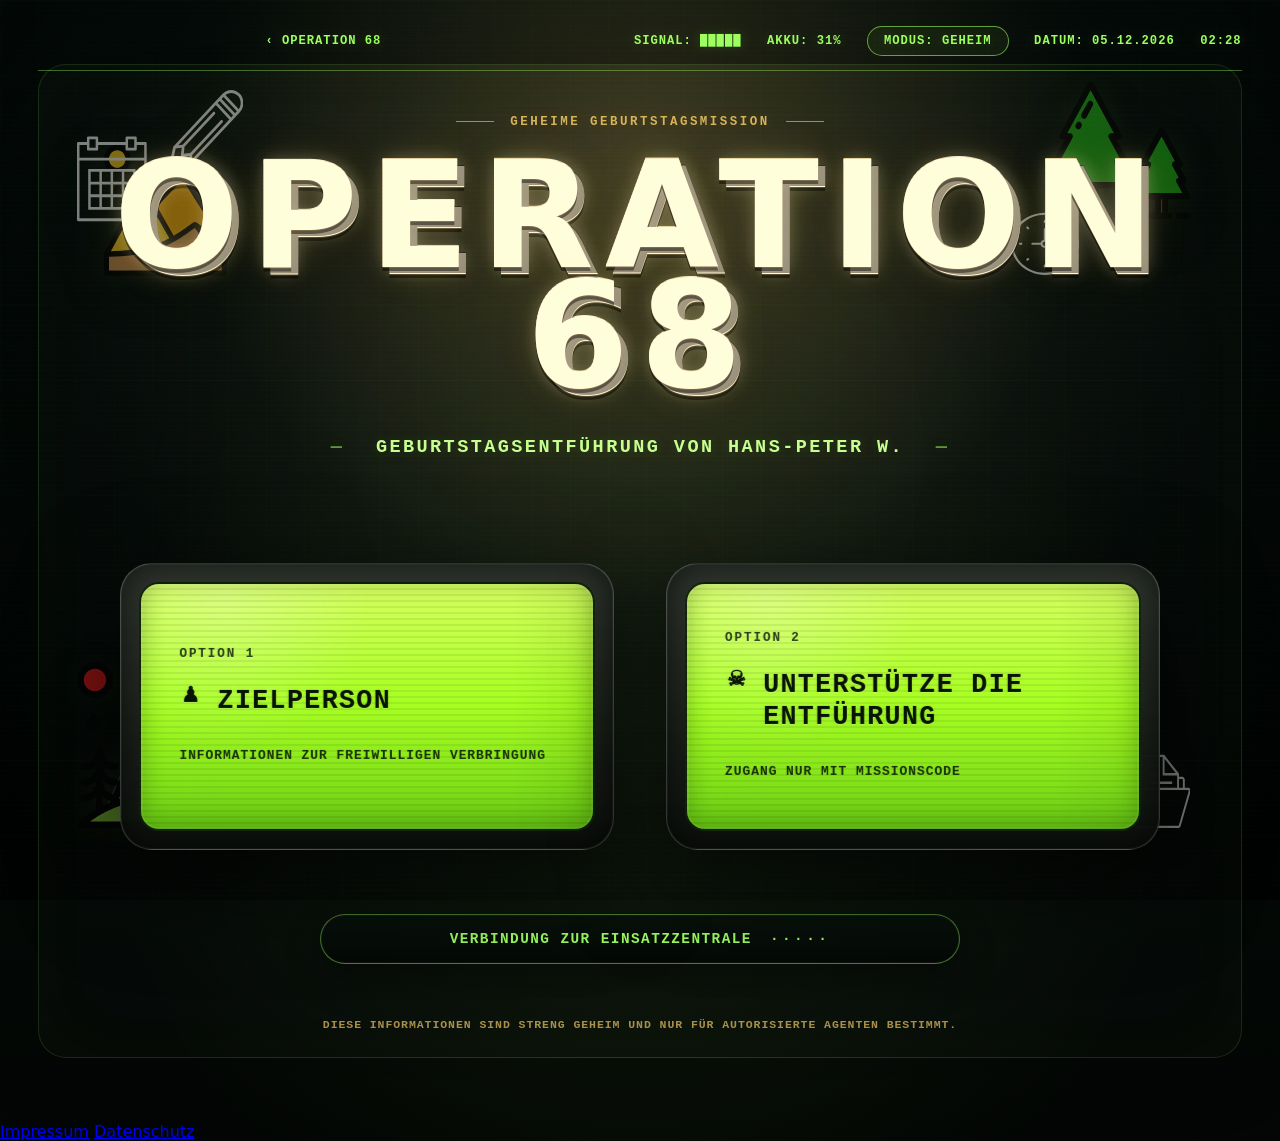
<file: index.html>
<!DOCTYPE html>
<html lang="de">
<head>
  <meta charset="UTF-8" />
  <meta name="viewport" content="width=device-width, initial-scale=1.0" />
  <title>Operation 68</title>
  <link rel="stylesheet" href="style.css" />
</head>
<body>
 
<div class="corner_down_left corner-svg" aria-hidden="true">
<svg width="200" height="200" viewBox="0 0 200 200" fill="none" xmlns="http://www.w3.org/2000/svg">
<g id="unten_links" clip-path="url(#clip0_64_364)">
<g id="berge">
<path id="Vector" d="M21.6331 39.1838C31.3263 39.1838 39.1842 31.3259 39.1842 21.6327C39.1842 11.9395 31.3263 4.08163 21.6331 4.08163C11.9399 4.08163 4.08203 11.9395 4.08203 21.6327C4.08203 31.3259 11.9399 39.1838 21.6331 39.1838Z" fill="#FF1A1A"/>
<path id="Vector_2" d="M94.7842 159.489C119.292 159.489 142.333 165.347 162.414 175.64H162.425L98.7951 25L37 171.053C54.6363 163.627 74.1924 159.489 94.7842 159.489Z" fill="#3F5968"/>
<path id="Vector_3" d="M167.63 176.832C177.901 182.097 187.399 188.519 195.918 195.918L149.388 72.2001L132.015 92.4934L167.641 176.831H167.63V176.832Z" fill="#31444F"/>
<path id="Vector_4" d="M195.918 195.918C170.745 174.054 137.043 160.68 100 160.68C62.9572 160.68 29.255 174.054 4.08203 195.918H195.918Z" fill="#90DE3F"/>
<path id="Vector_5" d="M72.7791 139.432C70.7022 138.552 68.3077 139.525 67.4299 141.601L64.7667 147.895C63.8881 149.971 64.8588 152.366 66.9346 153.244C67.4538 153.464 67.9932 153.568 68.5237 153.568C70.1139 153.568 71.626 152.633 72.2846 151.076L74.9479 144.782C75.8256 142.705 74.8549 140.31 72.7791 139.432Z" fill="black"/>
<path id="Vector_6" d="M98.7951 77.9411C96.7174 77.063 94.3241 78.0337 93.4455 80.1098L72.848 128.791C71.9698 130.867 72.9405 133.262 75.0167 134.141C75.5358 134.36 76.0749 134.465 76.6054 134.465C78.196 134.465 79.7077 133.529 80.3667 131.972L100.964 83.2907C101.842 81.2149 100.871 78.8196 98.7951 77.9411Z" fill="black"/>
<path id="Vector_7" d="M21.6332 43.2651C33.5617 43.2651 43.2659 33.5612 43.2659 21.6323C43.2659 9.70348 33.5617 0 21.6332 0C9.70475 0 0.000488281 9.70426 0.000488281 21.6327C0.000488281 33.5612 9.70514 43.2651 21.6332 43.2651ZM21.6332 8.16325C29.0601 8.16325 35.1027 14.2058 35.1027 21.6327C35.1027 29.0597 29.0605 35.1018 21.6332 35.1018C14.2059 35.1018 8.16374 29.06 8.16374 21.6327C8.16374 14.2054 14.2063 8.16325 21.6332 8.16325Z" fill="black"/>
<path id="Vector_8" d="M199.859 194.859C199.829 194.749 199.794 194.64 199.755 194.532C199.749 194.514 199.746 194.498 199.739 194.48L153.208 70.763C152.7 69.4118 151.516 68.4298 150.095 68.1802C148.675 67.9318 147.226 68.4493 146.287 69.5458L133.208 84.8239L107.771 24.603C107.133 23.0925 105.653 22.1101 104.012 22.1101C104.012 22.1101 104.012 22.1101 104.011 22.1101C102.372 22.1101 100.891 23.0913 100.252 24.6011L49.901 143.606C49.4459 141.849 47.8537 140.549 45.9545 140.549C37.8522 140.549 31.2608 133.958 31.2608 125.856V124.571C35.237 127.916 40.3631 129.937 45.9545 129.937C48.2088 129.937 50.0361 128.11 50.0361 125.856C50.0361 123.602 48.2088 121.774 45.9545 121.774C37.8522 121.774 31.2608 115.183 31.2608 107.08C31.2608 104.827 29.4335 102.999 27.1792 102.999C24.9253 102.999 23.0976 104.826 23.0976 107.08C23.0976 115.183 16.5062 121.774 8.40386 121.774C6.14996 121.774 4.32223 123.602 4.32223 125.856C4.32223 128.11 6.14996 129.937 8.40386 129.937C13.9952 129.937 19.1214 127.916 23.0976 124.571V125.856C23.0976 133.958 16.5062 140.549 8.40386 140.549C6.14996 140.549 4.32223 142.377 4.32223 144.631C4.32223 146.885 6.14996 148.713 8.40386 148.713C13.9952 148.713 19.1214 146.692 23.0976 143.346V144.631C23.0976 152.733 16.5062 159.325 8.40386 159.325C6.14996 159.325 4.32223 161.152 4.32223 163.406C4.32223 165.661 6.14996 167.488 8.40386 167.488C13.9952 167.488 19.1214 165.467 23.0976 162.121V177.263C15.4241 181.769 8.15933 186.972 1.40584 192.837C0.120296 193.954 -0.337514 195.752 0.258968 197.347C0.855059 198.943 2.37888 200 4.08239 200H195.918C197.621 200 199.146 198.943 199.742 197.347C200.045 196.535 200.075 195.67 199.861 194.869C199.861 194.865 199.86 194.862 199.859 194.859ZM147.998 80.0997L186.986 183.762C181.816 180.125 176.421 176.827 170.83 173.89L136.759 93.2289L147.998 80.0997ZM99.9293 46.3127V62.954C99.9293 63.5181 100.046 64.0763 100.273 64.5931L112.927 93.4528L95.8219 127.659C95.4223 128.459 95.2957 129.367 95.4621 130.245L100.461 156.603C100.307 156.603 100.154 156.598 100 156.598C82.636 156.598 65.6458 159.487 49.7103 165.006L99.9293 46.3127ZM108.818 156.856L103.739 130.078L121.084 95.3922C121.626 94.3078 121.658 93.0379 121.171 91.9278L108.093 62.0994V46.344L159.754 168.647C143.793 161.879 126.566 157.86 108.818 156.856ZM45.9541 148.712C46.6861 148.712 47.3717 148.517 47.9654 148.179L43.3494 159.088C36.4862 157.855 31.26 151.844 31.26 144.63V143.345C35.237 146.691 40.3627 148.712 45.9541 148.712ZM31.2604 162.12C33.8026 164.259 36.8139 165.856 40.117 166.729L39.0955 169.144C36.4475 170.293 33.8334 171.515 31.2604 172.815V162.12ZM15.7468 191.836C39.7526 174.305 69.2497 164.761 100 164.761C130.75 164.761 160.248 174.305 184.254 191.836H15.7468Z" fill="black"/>
<path id="Vector_9" d="M152.245 27.755H153.469V28.9796C153.469 31.2335 155.297 33.0612 157.551 33.0612C159.805 33.0612 161.633 31.2335 161.633 28.9796V27.755H162.857C165.111 27.755 166.939 25.9276 166.939 23.6733C166.939 21.4191 165.111 19.5917 162.857 19.5917H161.633V18.3671C161.633 16.1132 159.805 14.2855 157.551 14.2855C155.297 14.2855 153.469 16.1132 153.469 18.3671V19.5917H152.245C149.991 19.5917 148.163 21.4194 148.163 23.6733C148.163 25.9272 149.991 27.755 152.245 27.755Z" fill="black"/>
<path id="Vector_10" d="M185.306 59.1834H186.531V60.408C186.531 62.6623 188.358 64.4896 190.612 64.4896C192.866 64.4896 194.694 62.6623 194.694 60.408V59.1834H195.918C198.172 59.1834 200 57.356 200 55.1017C200 52.8478 198.172 51.0201 195.918 51.0201H194.694V49.7955C194.694 47.5416 192.866 45.7139 190.612 45.7139C188.358 45.7139 186.531 47.5416 186.531 49.7955V51.0201H185.306C183.052 51.0201 181.224 52.8478 181.224 55.1017C181.224 57.356 183.052 59.1834 185.306 59.1834Z" fill="black"/>
<path id="Vector_11" d="M20.0004 81.588C22.2543 81.588 24.082 79.7606 24.082 77.5063V76.2817H25.3066C27.5605 76.2817 29.3883 74.4544 29.3883 72.2001C29.3883 69.9462 27.5605 68.1185 25.3066 68.1185H24.082V66.8939C24.082 64.64 22.2543 62.8123 20.0004 62.8123C17.7465 62.8123 15.9188 64.64 15.9188 66.8939V68.1185H14.6942C12.4399 68.1185 10.6125 69.9462 10.6125 72.2001C10.6125 74.4544 12.4403 76.2817 14.6942 76.2817H15.9188V77.5063C15.9188 79.7602 17.7465 81.588 20.0004 81.588Z" fill="black"/>
<path id="Vector_12" d="M55.9185 38.367H57.1431V39.5916C57.1431 41.8455 58.9709 43.6733 61.2248 43.6733C63.4791 43.6733 65.3064 41.8455 65.3064 39.5916V38.367H66.531C68.7853 38.367 70.6126 36.5393 70.6126 34.2854C70.6126 32.0315 68.7853 30.2038 66.531 30.2038H65.3064V28.9792C65.3064 26.7253 63.4791 24.8976 61.2248 24.8976C58.9709 24.8976 57.1431 26.7253 57.1431 28.9792V30.2038H55.9185C53.6646 30.2038 51.8369 32.0315 51.8369 34.2854C51.8369 36.5393 53.6646 38.367 55.9185 38.367Z" fill="black"/>
</g>
<g id="Capa_1" clip-path="url(#clip1_64_364)">
<g id="markierung">
<g id="Group">
<path id="Vector_13" d="M127.5 54.9C131.424 54.9 134.617 51.2879 134.617 46.85C134.617 42.4122 131.424 38.8 127.5 38.8C123.576 38.8 120.383 42.4122 120.383 46.85C120.383 51.2879 123.576 54.9 127.5 54.9ZM127.5 41.1C130.303 41.1 132.583 43.6795 132.583 46.85C132.583 50.0206 130.303 52.6 127.5 52.6C124.697 52.6 122.417 50.0206 122.417 46.85C122.417 43.6795 124.697 41.1 127.5 41.1Z" fill="white"/>
<path id="Vector_14" d="M127.32 87.9705L142.917 62.49C148.767 53.6683 147.921 39.168 141.106 31.4607C137.424 27.2943 132.528 25 127.32 25C122.113 25 117.217 27.2943 113.534 31.4595C106.719 39.1668 105.874 53.6672 111.7 62.4543L127.32 87.9705ZM114.972 33.0856C118.271 29.3551 122.656 27.3 127.32 27.3C131.985 27.3 136.369 29.3551 139.669 33.0856C145.819 40.042 146.577 53.1382 141.268 61.1445L127.32 83.9294L113.35 61.11C108.063 53.1382 108.822 40.042 114.972 33.0856Z" fill="white"/>
<path id="Vector_15" d="M139.819 74.458C139.26 74.381 138.756 74.8341 138.69 75.4654C138.625 76.0968 139.024 76.6683 139.581 76.7419C150.272 78.1656 155.967 82.002 155.967 84.225C155.967 87.3461 145.137 91.7 127.5 91.7C109.863 91.7 99.0333 87.3461 99.0333 84.225C99.0333 82.002 104.728 78.1656 115.419 76.7419C115.976 76.6683 116.375 76.0956 116.31 75.4654C116.243 74.8341 115.739 74.3787 115.181 74.458C104.477 75.884 97 79.8998 97 84.225C97 89.0826 107.477 94 127.5 94C147.523 94 158 89.0826 158 84.225C158 79.8998 150.523 75.884 139.819 74.458Z" fill="white"/>
</g>
</g>
</g>
</g>
<defs>
<clipPath id="clip0_64_364">
<rect width="200" height="200" fill="white"/>
</clipPath>
<clipPath id="clip1_64_364">
<rect width="61" height="69" fill="white" transform="translate(97 25)"/>
</clipPath>
</defs>
</svg>
  </div>
 
<div class="corner_up_left corner-svg" aria-hidden="true">
 <svg width="222" height="248" viewBox="0 0 222 248" fill="none" xmlns="http://www.w3.org/2000/svg">
<g id="oben_links">
<g id="pyramiden">
<path id="Vector" d="M39.3447 244.258H196.331V200.975C182.388 195.058 168.296 187.857 157.489 179.583C132.735 195.777 111.572 218.336 39.3447 218.924V244.258Z" fill="#D1934C"/>
<g id="Group">
<path id="Vector_2" d="M88.0412 128.914L39.3447 218.924C84.1161 218.56 109.264 209.752 127.811 199.253L88.0412 128.914Z" fill="#FFD21D"/>
<path id="Vector_3" d="M53.7028 107.394C61.635 107.394 68.0653 100.532 68.0653 92.0682C68.0653 83.604 61.635 76.7424 53.7028 76.7424C45.7706 76.7424 39.3403 83.604 39.3403 92.0682C39.3403 100.532 45.7706 107.394 53.7028 107.394Z" fill="#FFD21D"/>
</g>
<g id="Group_2">
<path id="Vector_4" d="M141.375 113.981L102.845 155.096L127.807 199.246C139.181 192.809 148.081 185.738 157.488 179.583C168.292 187.854 182.378 195.053 196.317 200.969L141.375 113.981Z" fill="#FFAD00"/>
<path id="Vector_5" d="M123.192 201.751C123.182 201.757 123.172 201.761 123.162 201.767C123.172 201.762 123.182 201.757 123.192 201.751Z" fill="#FFAD00"/>
<path id="Vector_6" d="M125.712 200.414C125.66 200.443 125.608 200.471 125.557 200.499C125.608 200.471 125.66 200.443 125.712 200.414Z" fill="#FFAD00"/>
</g>
<path id="Vector_7" d="M141.83 226.324C142.333 224.43 141.302 222.459 139.527 221.923C137.752 221.387 135.905 222.487 135.403 224.38C134.754 226.824 134.477 231.803 136.371 235.51C136.977 236.696 138.123 237.368 139.306 237.368C139.846 237.368 140.394 237.228 140.902 236.933C142.521 235.99 143.119 233.825 142.235 232.097C141.445 230.55 141.467 227.692 141.83 226.324Z" fill="black"/>
<path id="Vector_8" d="M53.7027 73.1781C43.9412 73.1781 36 81.6519 36 92.0682C36 102.484 43.9412 110.958 53.7027 110.958C63.4642 110.958 71.4054 102.484 71.4054 92.0682C71.4054 81.6519 63.4642 73.1781 53.7027 73.1781ZM53.7027 103.83C47.6251 103.83 42.6804 98.5538 42.6804 92.0685C42.6804 85.5833 47.6251 80.307 53.7027 80.307C59.7803 80.307 64.725 85.5833 64.725 92.0685C64.725 98.5538 59.7803 103.83 53.7027 103.83Z" fill="black"/>
<path id="Vector_9" d="M168.603 91.3556H167.267V89.9299C167.267 87.9615 165.771 86.3657 163.927 86.3657C162.082 86.3657 160.586 87.9612 160.586 89.9299V91.3556H159.25C157.406 91.3556 155.91 92.9511 155.91 94.9198C155.91 96.8886 157.406 98.4841 159.25 98.4841H160.586V99.9097C160.586 101.878 162.082 103.474 163.927 103.474C165.771 103.474 167.267 101.878 167.267 99.9097V98.4841H168.603C170.447 98.4841 171.943 96.8886 171.943 94.9198C171.943 92.9511 170.447 91.3556 168.603 91.3556Z" fill="black"/>
<path id="Vector_10" d="M196.66 117.73H195.324V116.305C195.324 114.336 193.828 112.74 191.983 112.74C190.139 112.74 188.643 114.336 188.643 116.305V117.73H187.307C185.463 117.73 183.967 119.326 183.967 121.295C183.967 123.263 185.463 124.859 187.307 124.859H188.643V126.284C188.643 128.253 190.139 129.849 191.983 129.849C193.828 129.849 195.324 128.253 195.324 126.284V124.859H196.66C198.504 124.859 200 123.263 200 121.295C200 119.326 198.504 117.73 196.66 117.73Z" fill="black"/>
<path id="Vector_11" d="M58.379 132.661H57.043V131.235C57.043 129.267 55.5471 127.671 53.7027 127.671C51.8584 127.671 50.3625 129.266 50.3625 131.235V132.661H49.0265C47.1821 132.661 45.6863 134.256 45.6863 136.225C45.6863 138.193 47.1821 139.789 49.0265 139.789H50.3625V141.215C50.3625 143.183 51.8584 144.779 53.7027 144.779C55.5471 144.779 57.043 143.184 57.043 141.215V139.789H58.379C60.2233 139.789 61.7192 138.194 61.7192 136.225C61.7189 134.256 60.2233 132.661 58.379 132.661Z" fill="black"/>
<path id="Vector_12" d="M90.7779 99.5528H89.4419V98.1272C89.4419 96.1588 87.9467 94.563 86.1017 94.563C84.257 94.563 82.7614 96.1585 82.7614 98.1272V99.5528H81.4254C79.5807 99.5528 78.0852 101.148 78.0852 103.117C78.0852 105.086 79.5804 106.681 81.4254 106.681H82.7614V108.107C82.7614 110.075 84.2567 111.671 86.1017 111.671C87.9463 111.671 89.4419 110.076 89.4419 108.107V106.681H90.7779C92.6226 106.681 94.1181 105.086 94.1181 103.117C94.1181 101.149 92.6226 99.5528 90.7779 99.5528Z" fill="black"/>
<path id="Vector_13" d="M198.97 198.793L144.145 111.99C143.587 111.107 142.689 110.537 141.696 110.434C140.703 110.33 139.719 110.709 139.013 111.461L103.5 149.356L90.901 127.072C90.2959 126.002 89.2107 125.349 88.0409 125.349C88.0307 125.349 88.0195 125.349 88.0086 125.349C86.8269 125.362 85.7388 126.039 85.1482 127.131L36.576 216.913C36.5577 216.947 36.5436 216.982 36.527 217.016C36.1984 217.568 36.0049 218.222 36.0049 218.924V244.258C36.0049 246.226 37.5001 247.822 39.3451 247.822H196.331C198.176 247.822 199.671 246.226 199.671 244.258V200.975C199.671 200.167 199.414 199.404 198.97 198.793ZM140.871 119.56L187.295 193.061C176.012 187.714 166.67 182.226 159.436 176.688C158.344 175.851 156.889 175.795 155.743 176.545C152.4 178.733 149.204 180.976 145.82 183.351C140.574 187.034 135.154 190.839 129.016 194.485L107.056 155.644L140.871 119.56ZM123.097 197.814C116.424 201.354 108.858 204.644 99.8435 207.397L93.1092 144.777L123.097 197.814ZM85.8763 140.043L93.3162 209.224C80.4566 212.516 64.8404 214.751 45.1834 215.26L85.8763 140.043ZM192.991 240.693H42.685V222.445C103.826 221.361 128.065 204.347 149.492 189.306C152.065 187.499 154.528 185.772 157.012 184.1C161.205 188.803 165.125 195.079 164.189 199.516C163.618 202.223 161.037 204.394 156.518 205.969C151.383 207.758 147.085 209.901 143.742 212.337C142.219 213.447 141.827 215.665 142.868 217.29C143.515 218.301 144.563 218.844 145.629 218.844C146.278 218.844 146.934 218.643 147.51 218.223C150.33 216.167 154.06 214.324 158.592 212.744C165.507 210.334 169.583 206.41 170.707 201.081C171.356 198.003 170.904 194.87 169.861 191.9C176.632 195.802 184.355 199.64 192.992 203.382V240.692H192.991V240.693Z" fill="black"/>
<g id="calender">
<g id="Group_3">
<path id="Vector_14" d="M91.3393 69.5333H79.7143V63.8833C79.7143 62.8419 78.9719 62 78.0536 62H66.4286C65.5102 62 64.7679 62.8419 64.7679 63.8833V69.5333H28.2321V63.8833C28.2321 62.8419 27.4898 62 26.5714 62H14.9464C14.0281 62 13.2857 62.8419 13.2857 63.8833V69.5333H1.66071C0.742339 69.5333 0 70.3752 0 71.4167V92.1333V173.117C0 174.158 0.742339 175 1.66071 175H91.3393C92.2577 175 93 174.158 93 173.117V92.1333V71.4167C93 70.3752 92.2577 69.5333 91.3393 69.5333ZM68.0893 65.7667H76.3929V71.4167V77.0667H68.0893V71.4167V65.7667ZM16.6071 65.7667H24.9107V71.4167V77.0667H16.6071V71.4167V65.7667ZM3.32143 73.3H13.2857V78.95C13.2857 79.9915 14.0281 80.8333 14.9464 80.8333H26.5714C27.4898 80.8333 28.2321 79.9915 28.2321 78.95V73.3H64.7679V78.95C64.7679 79.9915 65.5102 80.8333 66.4286 80.8333H78.0536C78.9719 80.8333 79.7143 79.9915 79.7143 78.95V73.3H89.6786V90.25H3.32143V73.3ZM3.32143 171.233V94.0167H89.6786V171.233H3.32143Z" fill="white"/>
<path id="Vector_15" d="M59.7856 105.317H48.1606H44.8391H33.2141H29.8927H14.9463V122.267V126.033V139.217V142.983V159.933H29.8927H33.2141H44.8391H48.1606H59.7856H63.107H78.0534V142.983V139.217V126.033V122.267V105.317H63.107H59.7856ZM48.1606 109.083H59.7856V122.267H48.1606V109.083ZM59.7856 139.217H48.1606V126.033H59.7856V139.217ZM33.2141 126.033H44.8391V139.217H33.2141V126.033ZM33.2141 109.083H44.8391V122.267H33.2141V109.083ZM18.2677 109.083H29.8927V122.267H18.2677V109.083ZM18.2677 126.033H29.8927V139.217H18.2677V126.033ZM29.8927 156.167H18.2677V142.983H29.8927V156.167ZM44.8391 156.167H33.2141V142.983H44.8391V156.167ZM59.7856 156.167H48.1606V142.983H59.7856V156.167ZM74.732 156.167H63.107V142.983H74.732V156.167ZM74.732 139.217H63.107V126.033H74.732V139.217ZM74.732 109.083V122.267H63.107V109.083H74.732Z" fill="white"/>
</g>
</g>
</g>
<g id="pen">
<path id="Vector_16" d="M217.236 5.09541C210.883 -1.69847 200.55 -1.69847 194.197 5.09541L128.927 74.936C128.896 74.969 128.878 75.0096 128.851 75.0445C128.813 75.091 128.78 75.1413 128.746 75.1917C128.65 75.335 128.576 75.488 128.519 75.6545C128.503 75.7049 128.48 75.7494 128.467 75.7998C128.461 75.8192 128.451 75.8385 128.445 75.8579L122.047 104.618C122.018 104.747 122.011 104.879 122.007 105.009C122.007 105.034 122 105.057 122 105.082C122.002 105.303 122.047 105.518 122.118 105.725C122.134 105.774 122.152 105.816 122.172 105.863C122.261 106.07 122.371 106.27 122.527 106.436C122.699 106.62 122.901 106.762 123.12 106.858C123.339 106.955 123.573 107.004 123.806 107.004C123.946 107.004 124.087 106.986 124.224 106.951L151.102 100.105C151.151 100.094 151.194 100.064 151.241 100.047C151.303 100.026 151.361 100.001 151.421 99.9715C151.551 99.9076 151.672 99.8282 151.784 99.7333C151.828 99.6965 151.873 99.6694 151.915 99.6287C151.929 99.6132 151.947 99.6055 151.962 99.59L217.234 29.7474C223.587 22.9497 223.587 11.8912 217.236 5.09541ZM214.676 7.83388C219.179 12.6543 219.563 20.2228 215.853 25.5293L198.139 6.57504C203.1 2.60484 210.173 3.01541 214.676 7.83388ZM205.717 36.5936L187.799 17.4205L190.358 14.682L208.276 33.8551L205.717 36.5936ZM130.979 97.3919C130.271 96.6346 129.128 96.6346 128.42 97.3919L127.05 98.8579L131.672 78.0812L139.676 77.1303L138.646 87.05C138.639 87.1236 138.664 87.1914 138.664 87.263C138.664 87.3366 138.639 87.4025 138.646 87.4761C138.653 87.54 138.684 87.5922 138.697 87.6542C138.718 87.7666 138.749 87.8692 138.787 87.9738C138.834 88.0997 138.89 88.2139 138.959 88.3243C139.015 88.4134 139.071 88.4928 139.14 88.5703C139.227 88.6691 139.321 88.7523 139.424 88.8298C139.506 88.8898 139.584 88.946 139.674 88.9925C139.794 89.0525 139.918 89.0874 140.049 89.1203C140.118 89.1377 140.174 89.1784 140.244 89.1881C140.309 89.1958 140.375 89.1997 140.442 89.1997H140.445H140.447C140.512 89.1997 140.581 89.1958 140.646 89.1881L149.917 88.0861L149.028 96.6501L129.609 101.596L130.979 100.13C131.685 99.375 131.685 98.1491 130.979 97.3919ZM153.694 86.7808L194.197 43.4398C194.904 42.6825 194.904 41.4586 194.197 40.7013C193.489 39.9441 192.345 39.9441 191.638 40.7013L151.135 84.0423L142.496 85.0688L143.455 75.825L183.962 32.4859C184.669 31.7287 184.669 30.5047 183.962 29.7474C183.254 28.9902 182.11 28.9902 181.402 29.7474L140.896 73.0865L135.135 73.7721L185.239 20.1589L203.158 39.3321L153.053 92.9452L153.694 86.7808ZM210.836 31.1167L192.917 11.9435L195.478 9.20311L213.397 28.3763L210.836 31.1167Z" fill="white"/>
</g>
</g>
</svg>
  </div>
 

<div class="corner_up_right corner-svg" aria-hidden="true">
 <svg width="251" height="272" viewBox="0 0 251 272" fill="none" xmlns="http://www.w3.org/2000/svg">
<g id="oben_rechts">
<g id="uhr">
<g id="Group">
<path id="Vector" d="M47.5 184.616C21.3085 184.616 0 204.13 0 228.116C0 252.102 21.3085 271.616 47.5 271.616C73.6915 271.616 95 252.102 95 228.116C95 204.13 73.6915 184.616 47.5 184.616ZM47.5 268.716C23.0549 268.716 3.16667 250.503 3.16667 228.116C3.16667 205.73 23.0549 187.516 47.5 187.516C71.9451 187.516 91.8333 205.73 91.8333 228.116C91.8333 250.503 71.9451 268.716 47.5 268.716Z" fill="white"/>
<path id="Vector_2" d="M49.0833 222.347V207.641C49.0833 206.839 48.374 206.191 47.5 206.191C46.626 206.191 45.9167 206.839 45.9167 207.641V222.347C43.7016 222.874 41.9678 224.462 41.3915 226.491H30.0833C29.2093 226.491 28.5 227.139 28.5 227.941C28.5 228.742 29.2093 229.391 30.0833 229.391H41.3915C42.0992 231.885 44.5582 233.741 47.5 233.741C50.9928 233.741 53.8333 231.139 53.8333 227.941C53.8333 225.245 51.8067 222.995 49.0833 222.347ZM47.5 230.841C45.7536 230.841 44.3333 229.54 44.3333 227.941C44.3333 226.341 45.7536 225.041 47.5 225.041C49.2464 225.041 50.6667 226.341 50.6667 227.941C50.6667 229.54 49.2464 230.841 47.5 230.841Z" fill="white"/>
<path id="Vector_3" d="M47.5001 198.941C48.3741 198.941 49.0834 198.292 49.0834 197.491V196.041C49.0834 195.239 48.3741 194.591 47.5001 194.591C46.6261 194.591 45.9167 195.239 45.9167 196.041V197.491C45.9167 198.292 46.6261 198.941 47.5001 198.941Z" fill="white"/>
<path id="Vector_4" d="M47.5001 256.941C46.6261 256.941 45.9167 257.589 45.9167 258.391V259.841C45.9167 260.642 46.6261 261.291 47.5001 261.291C48.3741 261.291 49.0834 260.642 49.0834 259.841V258.391C49.0834 257.589 48.3741 256.941 47.5001 256.941Z" fill="white"/>
<path id="Vector_5" d="M82.3334 226.491H80.7501C79.8761 226.491 79.1667 227.139 79.1667 227.941C79.1667 228.742 79.8761 229.391 80.7501 229.391H82.3334C83.2074 229.391 83.9167 228.742 83.9167 227.941C83.9167 227.139 83.2074 226.491 82.3334 226.491Z" fill="white"/>
<path id="Vector_6" d="M14.2499 226.491H12.6666C11.7926 226.491 11.0833 227.139 11.0833 227.941C11.0833 228.742 11.7926 229.391 12.6666 229.391H14.2499C15.1239 229.391 15.8333 228.742 15.8333 227.941C15.8333 227.139 15.1239 226.491 14.2499 226.491Z" fill="white"/>
<path id="Vector_7" d="M71.011 204.358L69.8916 205.383C69.2725 205.95 69.2725 206.866 69.8916 207.433C70.2003 207.716 70.6056 207.858 71.011 207.858C71.4163 207.858 71.8216 207.716 72.1304 207.433L73.2498 206.408C73.8689 205.841 73.8689 204.925 73.2498 204.358C72.6307 203.791 71.6301 203.792 71.011 204.358Z" fill="white"/>
<path id="Vector_8" d="M22.8696 248.447L21.7502 249.472C21.1311 250.039 21.1311 250.955 21.7502 251.522C22.059 251.805 22.4643 251.947 22.8696 251.947C23.275 251.947 23.6803 251.805 23.989 251.522L25.1085 250.497C25.7275 249.93 25.7275 249.013 25.1085 248.447C24.4894 247.88 23.4871 247.881 22.8696 248.447Z" fill="white"/>
<path id="Vector_9" d="M72.1304 248.447C71.5113 247.88 70.5106 247.88 69.8916 248.447C69.2725 249.013 69.2725 249.93 69.8916 250.497L71.011 251.522C71.3197 251.805 71.7251 251.947 72.1304 251.947C72.5357 251.947 72.9411 251.805 73.2498 251.522C73.8689 250.955 73.8689 250.039 73.2498 249.472L72.1304 248.447Z" fill="white"/>
<path id="Vector_10" d="M23.989 204.358C23.37 203.791 22.3693 203.791 21.7502 204.358C21.1311 204.925 21.1311 205.841 21.7502 206.408L22.8696 207.433C23.1784 207.716 23.5837 207.858 23.989 207.858C24.3944 207.858 24.7997 207.716 25.1085 207.433C25.7275 206.866 25.7275 205.95 25.1085 205.383L23.989 204.358Z" fill="white"/>
</g>
</g>
<g id="wald">
<g id="Group_2">
<path id="Vector_11" d="M118.182 145.64H105.186V188.905H118.182V145.64Z" fill="#88420E"/>
<path id="Vector_12" d="M215.745 161.216H205.998V188.905H215.745V161.216Z" fill="#88420E"/>
</g>
<g id="Group_3">
<path id="Vector_13" d="M166.945 145.64L148.997 112.612H159.454L140.368 77.4893H151.259L111.503 4.32697L71.7457 77.4893H82.6379L63.5518 112.612H74.0094L56.0613 145.64H166.945Z" fill="#1EB615"/>
<path id="Vector_14" d="M246.868 161.216L235.215 139.714H242.005L229.613 116.85H236.684L210.873 69.2225L185.061 116.85H192.132L179.741 139.714H186.531L174.878 161.216H246.868Z" fill="#1EB615"/>
</g>
<path id="Vector_15" d="M221.861 184.579H219.808V165.542H246.868C248.319 165.542 249.66 164.717 250.385 163.379C251.11 162.04 251.11 160.391 250.385 159.053L242.246 144.033C243.603 143.948 244.837 143.142 245.522 141.878C246.247 140.539 246.247 138.89 245.522 137.551L236.647 121.177H236.684C238.135 121.177 239.476 120.352 240.201 119.014C240.926 117.675 240.926 116.026 240.201 114.687L214.39 67.0595C213.664 65.7208 212.323 64.8964 210.872 64.8964C209.422 64.8964 208.081 65.7212 207.355 67.0595L181.543 114.687C180.818 116.026 180.818 117.675 181.543 119.014C182.268 120.352 183.609 121.177 185.06 121.177H185.097L176.223 137.551C175.497 138.89 175.497 140.539 176.223 141.878C176.908 143.142 178.142 143.948 179.499 144.033L171.36 159.053C170.634 160.391 170.634 162.04 171.36 163.379C172.085 164.718 173.426 165.542 174.877 165.542H201.937V184.579H122.243V149.967H166.946C168.398 149.967 169.739 149.141 170.464 147.801C171.189 146.461 171.187 144.811 170.46 143.473L156.041 116.938H159.454C160.906 116.938 162.248 116.113 162.973 114.773C163.698 113.433 163.696 111.782 162.969 110.444L147.412 81.8159H151.26C152.712 81.8159 154.053 80.9902 154.778 79.6503C155.503 78.3104 155.501 76.6604 154.774 75.3217L115.018 2.15892C114.292 0.822742 112.953 0 111.503 0C110.054 0 108.715 0.822742 107.989 2.15892L68.231 75.3217C67.5038 76.6604 67.5019 78.3104 68.2275 79.6503C68.9524 80.9902 70.2937 81.8159 71.7458 81.8159H75.594L60.0367 110.444C59.3095 111.783 59.3075 113.433 60.0332 114.773C60.758 116.113 62.0993 116.938 63.5514 116.938H66.9655L52.5466 143.472C51.8194 144.811 51.8174 146.461 52.5431 147.801C53.2679 149.141 54.6093 149.966 56.0613 149.966H101.124V184.579H78.4037C76.1611 184.579 74.3425 186.516 74.3425 188.905C74.3425 191.295 76.1611 193.232 78.4037 193.232H105.186H118.182H206H215.747H221.862C224.104 193.232 225.923 191.295 225.923 188.905C225.923 186.516 224.104 184.579 221.861 184.579ZM190.047 141.878C190.773 140.539 190.773 138.89 190.047 137.551C189.362 136.287 188.128 135.481 186.771 135.396L195.649 119.014C196.374 117.675 196.374 116.026 195.649 114.687C194.924 113.348 193.583 112.524 192.132 112.524H192.095L210.872 77.8756L229.65 112.524H229.613C228.162 112.524 226.821 113.349 226.096 114.687C225.37 116.026 225.37 117.675 226.096 119.014L234.974 135.396C233.617 135.481 232.383 136.287 231.698 137.551C230.973 138.89 230.973 140.539 231.698 141.878L239.833 156.889H215.746H205.999H181.911L190.047 141.878ZM77.5246 114.78C78.2518 113.441 78.2537 111.791 77.5281 110.451C76.8032 109.111 75.4619 108.286 74.0098 108.286H70.5957L86.1531 79.6573C86.8803 78.3187 86.8822 76.6686 86.1566 75.3287C85.4317 73.9888 84.0904 73.1632 82.6383 73.1632H78.7901L111.504 12.9626L144.217 73.1632H140.369C138.917 73.1632 137.576 73.9888 136.851 75.3287C136.126 76.6686 136.127 78.3191 136.855 79.6573L152.412 108.286H148.998C147.546 108.286 146.205 109.111 145.48 110.451C144.755 111.791 144.756 113.442 145.483 114.78L159.903 141.314H118.182H105.186H63.1052L77.5246 114.78ZM109.247 184.579V149.967H114.12V184.579H109.247ZM210.061 184.579V165.542H211.685V184.579H210.061Z" fill="black"/>
<path id="Vector_16" d="M64.5953 184.579H56.0612C53.8186 184.579 52 186.516 52 188.906C52 191.295 53.8186 193.232 56.0612 193.232H64.5953C66.8379 193.232 68.6565 191.295 68.6565 188.906C68.6565 186.516 66.8379 184.579 64.5953 184.579Z" fill="black"/>
<path id="Vector_17" d="M246.939 184.579H235.669C233.427 184.579 231.608 186.516 231.608 188.906C231.608 191.295 233.427 193.232 235.669 193.232H246.939C249.182 193.232 251 191.295 251 188.906C251 186.516 249.182 184.579 246.939 184.579Z" fill="black"/>
<path id="Vector_18" d="M97.2291 57.7129C95.2881 56.515 92.8037 57.2218 91.68 59.2896L90.7476 61.0059C89.6247 63.0746 90.2886 65.7209 92.2304 66.9171C92.8709 67.3113 93.5698 67.4984 94.2593 67.4984C95.662 67.4984 97.0262 66.7237 97.7791 65.337L98.7092 63.6249C99.8332 61.557 99.1709 58.9099 97.2291 57.7129Z" fill="black"/>
<path id="Vector_19" d="M114.653 34.2856C115.777 32.2174 115.114 29.5711 113.172 28.3732C111.231 27.1757 108.747 27.8821 107.623 29.95L98.6955 46.3791C97.5715 48.4474 98.2342 51.0937 100.176 52.2915C100.816 52.687 101.516 52.8741 102.206 52.8741C103.608 52.8741 104.973 52.1002 105.725 50.7148L114.653 34.2856Z" fill="black"/>
</g>
</g>
</svg>

</div>


<div class="corner_down_right corner-svg" aria-hidden="true">
<svg width="186" height="252" viewBox="0 0 186 252" fill="none" xmlns="http://www.w3.org/2000/svg">
<g id="unten_rechst">
<g id="strasse">
<path id="Vector" d="M122.831 34.9124C122.831 25.2259 117.414 17.3453 110.756 17.3453C110.34 17.3453 109.925 17.3786 109.513 17.4391C107.419 9.47841 102.145 4.10166 96.1649 4.10166C90.1852 4.10166 84.9114 9.47801 82.8179 17.4391C82.4047 17.3786 81.9902 17.3453 81.5734 17.3453C74.9164 17.3457 69.5 25.2259 69.5 34.9124H122.831Z" fill="#3F5968"/>
<g id="Group">
<path id="Vector_2" d="M2.83667 100.5L24.2541 60.9152L33.506 77.5813L44.1585 63.8418L69.4999 100.5H2.83667Z" fill="#10B8FA"/>
<path id="Vector_3" d="M69.5 100.5L92.4985 67.3648L108.384 90.2667L122.852 72.6364L136.163 91.8857V100.5H69.5Z" fill="#10B8FA"/>
</g>
<g id="Group_2">
<path id="Vector_4" d="M32.5414 143.161C32.5414 137.765 29.5247 133.376 25.816 133.376C25.5844 133.376 25.3533 133.395 25.1237 133.429C23.9574 128.995 21.0194 126 17.6891 126C14.3585 126 11.4208 128.995 10.2545 133.429C10.0248 133.395 9.79348 133.376 9.56164 133.376C5.85343 133.376 2.83643 137.765 2.83643 143.161H32.5414Z" fill="#1EB415"/>
<path id="Vector_5" d="M132.752 181.374C132.752 174.153 128.719 168.277 123.76 168.277C123.451 168.277 123.142 168.301 122.835 168.347C121.275 162.411 117.348 158.403 112.895 158.403C108.442 158.403 104.515 162.412 102.956 168.347C102.648 168.301 102.339 168.277 102.029 168.277C97.0715 168.277 93.0381 174.152 93.0381 181.374H132.752Z" fill="#1EB415"/>
</g>
<path id="Vector_6" d="M60.1387 100.5C60.1387 100.5 80.5633 118.959 56.8038 143.83C31.7578 170.049 37.6131 196.412 38.6228 196.898H84.2509C83.241 196.412 71.7374 169.372 89.6407 144.392C105.81 121.831 74.8898 100.5 74.8898 100.5" fill="#9BAFAE"/>
<path id="Vector_7" d="M113.115 104.602C114.681 104.602 115.952 102.766 115.952 100.5C115.952 98.2344 114.681 96.3979 113.115 96.3979H106.165C104.598 96.3979 103.328 98.2344 103.328 100.5C103.328 102.766 104.598 104.602 106.165 104.602H113.115Z" fill="black"/>
<path id="Vector_8" d="M138.169 88.9853L124.857 69.736C123.815 68.2293 122.15 68.1272 121.023 69.5001L108.545 84.7058L94.5011 64.4594C93.3939 62.8635 91.6027 62.8627 90.4961 64.4586L69.5036 94.7032L46.1644 60.9411C45.1012 59.4033 43.3925 59.3319 42.2699 60.7793L33.8474 71.6428L26.466 58.3473C25.9276 57.3773 25.1137 56.8131 24.2539 56.8131C24.248 56.8131 24.242 56.8131 24.236 56.8131C23.3697 56.8214 22.5534 57.4008 22.0196 58.3874L0.602491 97.9722C-0.0659039 99.208 -0.188615 100.886 0.286754 102.297C0.761852 103.707 1.75196 104.602 2.83681 104.602H13.9001C15.4665 104.602 16.7368 102.765 16.7368 100.5C16.7368 98.234 15.4665 96.3976 13.9001 96.3976H8.65798L24.2827 67.5191L31.2943 80.1487C31.7814 81.0262 32.4959 81.5758 33.2713 81.6688C34.048 81.7587 34.8141 81.3905 35.3946 80.6422L44.047 69.4816L62.6532 96.3972H23.8293C22.2629 96.3972 20.9926 98.2336 20.9926 100.499C20.9926 102.765 22.2629 104.601 23.8293 104.601H59.245C60.8965 106.385 65.3062 111.823 65.4626 119.183C65.6075 126.011 62.1347 133.186 55.1404 140.506C46.4535 149.6 40.3942 159.701 37.1315 170.529C34.0589 180.725 34.307 188.903 34.7286 192.869C35.4538 199.693 37.1049 200.489 37.7263 200.789C38.0158 200.928 38.3185 200.999 38.6231 200.999H84.2512C85.6423 200.999 86.8286 199.54 87.0513 197.554C87.2182 196.064 86.8061 194.607 86.0321 193.704C85.3944 192.471 82.9782 186.411 82.5775 177.832C82.0573 166.691 85.0963 156.433 91.6106 147.344C95.9668 141.265 97.7733 134.604 96.9797 127.546C95.9196 118.119 90.1847 110.091 84.9907 104.602H96.5201C98.0866 104.602 99.3568 102.765 99.3568 100.5C99.3568 98.234 98.0866 96.3976 96.5201 96.3976H76.3662L92.4981 73.1558L106.381 93.1713C107.423 94.673 109.087 94.7742 110.212 93.4026L122.688 78.2L133.327 93.5847V96.3976H122.831C121.264 96.3976 119.994 98.234 119.994 100.5C119.994 102.765 121.264 104.602 122.831 104.602H136.163C137.73 104.602 139 102.765 139 100.5V91.8853C139 90.7978 138.701 89.7547 138.169 88.9853ZM91.3795 128.863C91.8639 133.169 90.6509 137.282 87.6713 141.44C75.5873 158.3 76.1827 176.123 77.6128 185.247C78.0871 188.272 78.711 190.82 79.2925 192.796H40.4803C40.0945 190.289 39.7934 185.326 41.0751 178.847C42.6101 171.088 46.8735 159.289 58.468 147.153C67.1001 138.116 71.3611 128.598 71.1322 118.86C70.9954 113.041 69.2568 108.22 67.3038 104.601H74.2312C79.0913 108.131 90.1836 118.228 91.3795 128.863Z" fill="black"/>
<path id="Vector_9" d="M35.3782 143.161C35.3782 136.029 31.6567 130.135 26.8856 129.36C24.9456 124.805 21.4589 121.897 17.6888 121.897C13.9187 121.897 10.4321 124.805 8.49203 129.36C3.72124 130.135 0 136.029 0 143.161C0 145.427 1.27028 147.263 2.83674 147.263H32.5415C34.1079 147.263 35.3782 145.427 35.3782 143.161ZM6.87371 139.059C7.57251 138.08 8.52027 137.479 9.56195 137.479C9.69036 137.479 9.82773 137.489 9.96918 137.51C11.2457 137.694 12.4503 136.621 12.9064 134.886C13.6592 132.024 15.5813 130.101 17.6894 130.101C19.7977 130.101 21.7196 132.024 22.4724 134.886C22.9282 136.621 24.1336 137.696 25.4096 137.51C25.5508 137.489 25.6873 137.479 25.816 137.479C26.8582 137.479 27.806 138.081 28.505 139.059H6.87371Z" fill="black"/>
<path id="Vector_10" d="M124.617 164.217C122.25 158.188 117.762 154.301 112.895 154.301C108.028 154.301 103.539 158.188 101.172 164.22C95.049 164.86 90.2017 172.31 90.2017 181.375C90.2017 182.463 90.5008 183.507 91.0338 184.277C91.5656 185.045 92.2867 185.477 93.0384 185.477C93.0395 185.477 93.0406 185.477 93.0414 185.477L133.33 185.413C134.896 185.41 136.164 183.575 136.164 181.311C136.163 172.42 130.959 164.849 124.617 164.217ZM96.5547 177.267C97.5773 174.367 99.6471 172.379 102.029 172.379C102.234 172.379 102.449 172.396 102.668 172.427C103.949 172.617 105.151 171.539 105.607 169.804C106.754 165.438 109.683 162.505 112.894 162.505C116.106 162.505 119.035 165.438 120.182 169.804C120.639 171.54 121.843 172.619 123.122 172.427C123.34 172.396 123.555 172.379 123.759 172.379C126.248 172.379 128.525 174.391 129.685 177.214L96.5547 177.267Z" fill="black"/>
<path id="Vector_11" d="M69.5001 39.0144H90.1364L89.4132 40.0602C88.3055 41.662 88.3055 44.2597 89.4132 45.8614C89.9673 46.6622 90.6932 47.0631 91.4189 47.0631C92.1451 47.0631 92.8708 46.6622 93.4246 45.8614L98.1596 39.0144H108.007L107.709 39.4466C106.601 41.0484 106.601 43.6461 107.709 45.2482C108.263 46.049 108.989 46.4498 109.714 46.4498C110.44 46.4498 111.166 46.049 111.72 45.2482L116.031 39.0148H122.83C124.397 39.0148 125.667 37.1779 125.667 34.9128C125.667 23.2355 119.278 13.6865 111.313 13.2585C108.382 5.22247 102.528 0 96.165 0C89.8025 0 83.9493 5.22247 81.0178 13.2581C73.0524 13.6849 66.6633 23.2347 66.6633 34.9124C66.6633 37.1779 67.9336 39.0144 69.5001 39.0144ZM81.5738 21.4473C81.8795 21.4473 82.202 21.4721 82.5327 21.5203C83.8095 21.7045 85.0138 20.6316 85.4696 18.8975C87.1517 12.5013 91.4501 8.2041 96.1653 8.2041C100.881 8.2041 105.179 12.5013 106.861 18.8971C107.317 20.6319 108.523 21.7072 109.799 21.52C110.128 21.4717 110.451 21.4469 110.756 21.4469C114.869 21.4469 118.362 25.3849 119.556 30.8099H72.775C73.9679 25.3857 77.4614 21.4473 81.5738 21.4473Z" fill="black"/>
<path id="Vector_12" d="M80.524 43.4737L75.6992 50.4506C74.5915 52.0523 74.5915 54.65 75.6992 56.2521C76.2532 57.053 76.9792 57.4538 77.7049 57.4538C78.4311 57.4538 79.1568 57.053 79.7106 56.2521L84.5354 49.2752C85.6431 47.6735 85.6431 45.0758 84.5354 43.4737C83.4275 41.8724 81.6319 41.8724 80.524 43.4737Z" fill="black"/>
<path id="Vector_13" d="M98.4664 45.4225L93.6415 52.3994C92.5339 54.0011 92.5339 56.5988 93.6415 58.2009C94.1956 59.0017 94.9216 59.4026 95.6473 59.4026C96.3732 59.4026 97.0992 59.0017 97.653 58.2009L102.478 51.224C103.585 49.6223 103.585 47.0246 102.478 45.4225C101.37 43.8204 99.5746 43.8204 98.4664 45.4225Z" fill="black"/>
</g>
<g id="folder" clip-path="url(#clip0_64_366)">
<g id="SVGRepo_iconCarrier">
<g id="Group_3">
<path id="Vector_14" d="M183.072 203.05H179V193.752C179 191.519 177.57 189.7 175.813 189.7H172V186.119L171.422 185.385L171.421 185.382L162.909 174.56L153.816 163H125.333V179.317H119.187C117.43 179.317 116 181.135 116 183.369V248.172H116.007C116.001 249.007 116.205 249.824 116.616 250.508C117.188 251.457 118.053 252 118.992 252H171.211C172.56 252 173.748 250.844 174.07 249.311L186 207.721V207.458C186 204.904 184.768 203.05 183.072 203.05ZM175.813 192.667C176.283 192.667 176.667 193.153 176.667 193.752V203.05H172V192.667H175.813ZM154.5 168.066L168.017 185.25H154.5V168.066ZM127.667 165.967H152.167V188.217H169.667V189.7V203.05H130.853C130.686 203.05 130.521 203.068 130.36 203.102C129.224 203.342 128.277 204.395 127.994 205.739L127.667 206.884V179.317V165.967ZM118.333 183.369C118.333 182.77 118.717 182.283 119.187 182.283H125.333V214.969L118.333 239.242V183.369ZM171.847 248.415C171.77 248.778 171.509 249.033 171.211 249.033H118.992C118.709 249.033 118.543 248.827 118.47 248.704C118.396 248.582 118.283 248.324 118.326 248.099L125.333 223.665V223.673L130.187 206.757L130.217 206.635C130.294 206.272 130.556 206.017 130.853 206.017H169.667H172H179H183.072C183.515 206.017 183.628 206.827 183.657 207.232L171.847 248.415Z" fill="white"/>
<path id="Vector_15" d="M134.667 188.217H146.333C146.977 188.217 147.5 187.554 147.5 186.733C147.5 185.913 146.977 185.25 146.333 185.25H134.667C134.023 185.25 133.5 185.913 133.5 186.733C133.5 187.554 134.023 188.217 134.667 188.217Z" fill="white"/>
<path id="Vector_16" d="M134.667 177.833H146.333C146.977 177.833 147.5 177.17 147.5 176.35C147.5 175.53 146.977 174.867 146.333 174.867H134.667C134.023 174.867 133.5 175.53 133.5 176.35C133.5 177.17 134.023 177.833 134.667 177.833Z" fill="white"/>
<path id="Vector_17" d="M134.667 198.6H162.667C163.311 198.6 163.833 197.937 163.833 197.117C163.833 196.296 163.311 195.633 162.667 195.633H134.667C134.023 195.633 133.5 196.296 133.5 197.117C133.5 197.937 134.023 198.6 134.667 198.6Z" fill="white"/>
</g>
</g>
</g>
</g>
<defs>
<clipPath id="clip0_64_366">
<rect width="70" height="89" fill="white" transform="translate(116 163)"/>
</clipPath>
</defs>
</svg>
</div>

<main class="page landing-page">
  <section class="hero">

    <div class="landing-hud" aria-label="Operationsstatus">
      <span>‹ Operation 68</span>
      <span>Signal: █████</span>
      <span>
        Akku:
        <span id="hudBatteryPercent">68%</span>
      </span>
      <span class="hud-pill">Modus: Geheim</span>
      <span>
        Datum:
        <span id="hudDate">26.05.1998</span>
      </span>
      <span id="hudTime">13:37</span>
    </div>

    <div class="hero-frame" aria-hidden="true">
      <span class="corner corner-tl"></span>
      <span class="corner corner-tr"></span>
      <span class="corner corner-bl"></span>
      <span class="corner corner-br"></span>
    </div>

    <p class="eyebrow">Geheime Geburtstagsmission</p>

    <h1>Operation 68</h1>

    <p class="subtitle">
      Geburtstagsentführung von Hans-Peter W.
    </p>

    <div class="choice-grid">
  <!-- ZIELPERSON: Identifikationsnachweis -->
  <div
    class="choice-card index-flip-card choice-card--target"
    id="targetAccessCard"
    role="button"
    tabindex="0"
    aria-label="Identifikationsnachweis der Zielperson eingeben"
  >
    <div class="index-flip-inner">
      <div class="index-flip-front">
        <div class="choice-card-content">
          <span class="option-label">Option 1</span>

          <span class="choice-title">
            <span class="choice-icon">♟</span>
            <span>Zielperson</span>
          </span>

          <small>
            Informationen zur freiwilligen Verbringung
          </small>
        </div>
      </div>

      <div class="index-flip-back">
        <div class="choice-card-content">
          <span class="option-label">Identifikationsnachweis</span>

          <span class="choice-title">
            <span>Zielperson bestätigen</span>
          </span>

          <small>
            Bitte geben Sie zur Verifikation die Kreiszahl mit den ersten drei Nachkommastellen ein.
          </small>

          <form id="targetAccessForm" class="index-mission-form">
            <input
              id="targetAccessCode"
              type="password"
              placeholder="z. B. 3,141"
              autocomplete="off"
            />

            <button type="submit">
              Identität prüfen
            </button>

            <p id="targetAccessError"></p>
          </form>
        </div>
      </div>
    </div>
  </div>

  <!-- UNTERSTÜTZER: Missionscode -->
  <div
    class="choice-card index-flip-card choice-card--support"
    id="supportAccessCard"
    role="button"
    tabindex="0"
    aria-label="Missionscode eingeben"
  >
    <div class="index-flip-inner">
      <div class="index-flip-front">
        <div class="choice-card-content">
          <span class="option-label">Option 2</span>

          <span class="choice-title">
            <span class="choice-icon">☠</span>
            <span>Unterstütze die Entführung</span>
          </span>

          <small>
            Zugang nur mit Missionscode
          </small>
        </div>
      </div>

      <div class="index-flip-back">
        <div class="choice-card-content">
          <span class="option-label">Code-Eingabe</span>

          <span class="choice-title">
            <span>Missionscode</span>
          </span>

          <small>
            Bitte Code eingeben und mit Enter bestätigen
          </small>

          <form id="indexMissionForm" class="index-mission-form">
            <input
              id="indexMissionCode"
              type="password"
              placeholder="Code eingeben"
              autocomplete="off"
            />

            <button type="submit">
              Zugang prüfen
            </button>

            <p id="indexMissionError"></p>
          </form>
        </div>
      </div>
    </div>
  </div>
</div>

    <p class="connection-bar">
      Verbindung zur Einsatzzentrale<span aria-hidden="true">·····</span>
    </p>

    <p class="security-note">
      Diese Informationen sind streng geheim und nur für autorisierte Agenten bestimmt.
    </p>

  </section>
</main>

<footer class="site-footer">
  <a href="impressum.html">Impressum</a>
  <a href="datenschutz.html">Datenschutz</a>
</footer>

<script src="script.js"></script>
</body>
</html>
</file>
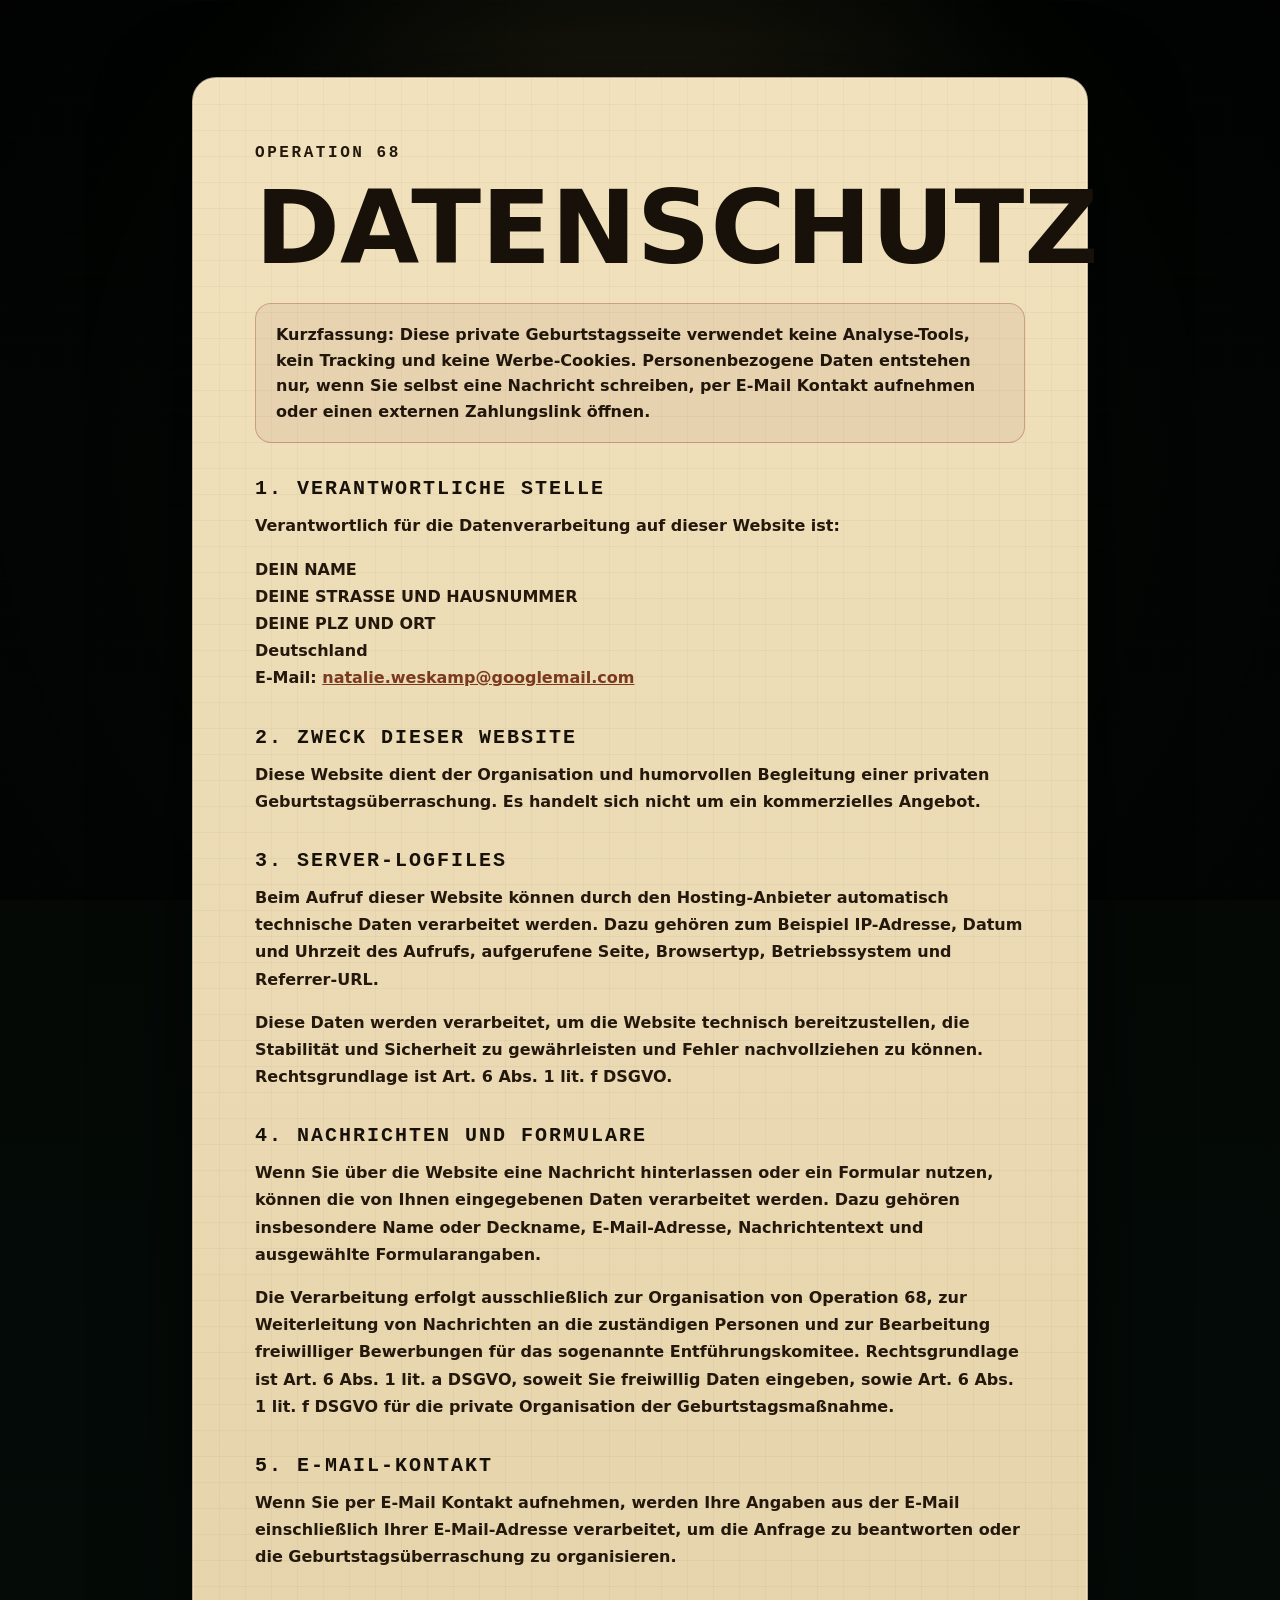
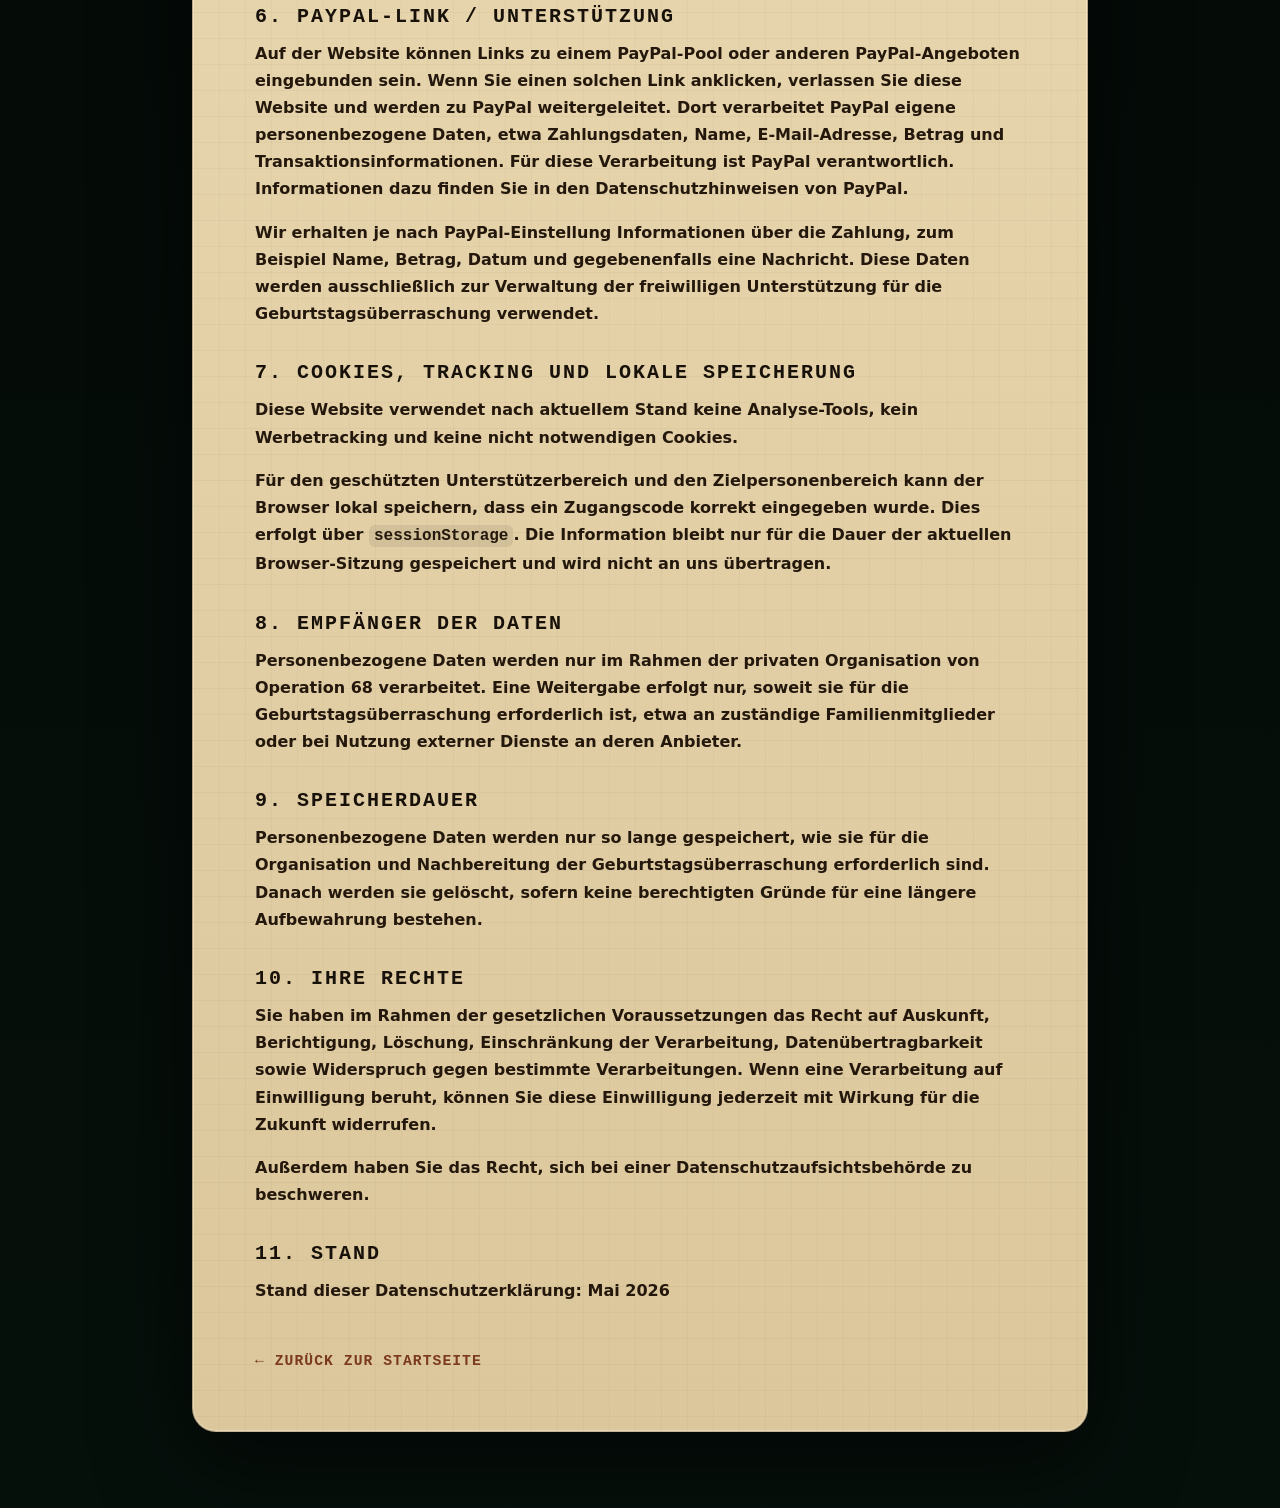
<file: datenschutz.html>
<!DOCTYPE html>
<html lang="de">
<head>
  <meta charset="UTF-8" />
  <meta name="viewport" content="width=device-width, initial-scale=1.0" />

  <title>Datenschutz | Operation 68</title>

  <link rel="stylesheet" href="style.css" />
  <link rel="stylesheet" href="legal.css" />
</head>

<body class="legal-page">
  <main class="legal-page__main">
    <section class="legal-panel">
      <p class="legal-kicker">Operation 68</p>
      <h1>Datenschutz</h1>

      <div class="legal-notice">
        <strong>Kurzfassung:</strong>
        Diese private Geburtstagsseite verwendet keine Analyse-Tools, kein Tracking
        und keine Werbe-Cookies. Personenbezogene Daten entstehen nur, wenn Sie selbst
        eine Nachricht schreiben, per E-Mail Kontakt aufnehmen oder einen externen
        Zahlungslink öffnen.
      </div>

      <h2>1. Verantwortliche Stelle</h2>

      <p>
        Verantwortlich für die Datenverarbeitung auf dieser Website ist:
      </p>

      <p>
        DEIN NAME<br />
        DEINE STRASSE UND HAUSNUMMER<br />
        DEINE PLZ UND ORT<br />
        Deutschland<br />
        E-Mail:
        <a href="mailto:natalie.weskamp@googlemail.com">
          natalie.weskamp@googlemail.com
        </a>
      </p>

      <h2>2. Zweck dieser Website</h2>

      <p>
        Diese Website dient der Organisation und humorvollen Begleitung einer privaten
        Geburtstagsüberraschung. Es handelt sich nicht um ein kommerzielles Angebot.
      </p>

      <h2>3. Server-Logfiles</h2>

      <p>
        Beim Aufruf dieser Website können durch den Hosting-Anbieter automatisch
        technische Daten verarbeitet werden. Dazu gehören zum Beispiel IP-Adresse,
        Datum und Uhrzeit des Aufrufs, aufgerufene Seite, Browsertyp, Betriebssystem
        und Referrer-URL.
      </p>

      <p>
        Diese Daten werden verarbeitet, um die Website technisch bereitzustellen,
        die Stabilität und Sicherheit zu gewährleisten und Fehler nachvollziehen zu
        können. Rechtsgrundlage ist Art. 6 Abs. 1 lit. f DSGVO.
      </p>

      <h2>4. Nachrichten und Formulare</h2>

      <p>
        Wenn Sie über die Website eine Nachricht hinterlassen oder ein Formular nutzen,
        können die von Ihnen eingegebenen Daten verarbeitet werden. Dazu gehören
        insbesondere Name oder Deckname, E-Mail-Adresse, Nachrichtentext und ausgewählte
        Formularangaben.
      </p>

      <p>
        Die Verarbeitung erfolgt ausschließlich zur Organisation von Operation 68,
        zur Weiterleitung von Nachrichten an die zuständigen Personen und zur Bearbeitung
        freiwilliger Bewerbungen für das sogenannte Entführungskomitee. Rechtsgrundlage
        ist Art. 6 Abs. 1 lit. a DSGVO, soweit Sie freiwillig Daten eingeben, sowie
        Art. 6 Abs. 1 lit. f DSGVO für die private Organisation der Geburtstagsmaßnahme.
      </p>

      <h2>5. E-Mail-Kontakt</h2>

      <p>
        Wenn Sie per E-Mail Kontakt aufnehmen, werden Ihre Angaben aus der E-Mail
        einschließlich Ihrer E-Mail-Adresse verarbeitet, um die Anfrage zu beantworten
        oder die Geburtstagsüberraschung zu organisieren.
      </p>

      <h2>6. PayPal-Link / Unterstützung</h2>

      <p>
        Auf der Website können Links zu einem PayPal-Pool oder anderen PayPal-Angeboten
        eingebunden sein. Wenn Sie einen solchen Link anklicken, verlassen Sie diese
        Website und werden zu PayPal weitergeleitet. Dort verarbeitet PayPal eigene
        personenbezogene Daten, etwa Zahlungsdaten, Name, E-Mail-Adresse, Betrag und
        Transaktionsinformationen. Für diese Verarbeitung ist PayPal verantwortlich.
        Informationen dazu finden Sie in den Datenschutzhinweisen von PayPal.
      </p>

      <p>
        Wir erhalten je nach PayPal-Einstellung Informationen über die Zahlung, zum
        Beispiel Name, Betrag, Datum und gegebenenfalls eine Nachricht. Diese Daten
        werden ausschließlich zur Verwaltung der freiwilligen Unterstützung für die
        Geburtstagsüberraschung verwendet.
      </p>

      <h2>7. Cookies, Tracking und lokale Speicherung</h2>

      <p>
        Diese Website verwendet nach aktuellem Stand keine Analyse-Tools, kein
        Werbetracking und keine nicht notwendigen Cookies.
      </p>

      <p>
        Für den geschützten Unterstützerbereich und den Zielpersonenbereich kann
        der Browser lokal speichern, dass ein Zugangscode korrekt eingegeben wurde.
        Dies erfolgt über <code>sessionStorage</code>. Die Information bleibt nur für
        die Dauer der aktuellen Browser-Sitzung gespeichert und wird nicht an uns
        übertragen.
      </p>

      <h2>8. Empfänger der Daten</h2>

      <p>
        Personenbezogene Daten werden nur im Rahmen der privaten Organisation von
        Operation 68 verarbeitet. Eine Weitergabe erfolgt nur, soweit sie für die
        Geburtstagsüberraschung erforderlich ist, etwa an zuständige Familienmitglieder
        oder bei Nutzung externer Dienste an deren Anbieter.
      </p>

      <h2>9. Speicherdauer</h2>

      <p>
        Personenbezogene Daten werden nur so lange gespeichert, wie sie für die
        Organisation und Nachbereitung der Geburtstagsüberraschung erforderlich sind.
        Danach werden sie gelöscht, sofern keine berechtigten Gründe für eine längere
        Aufbewahrung bestehen.
      </p>

      <h2>10. Ihre Rechte</h2>

      <p>
        Sie haben im Rahmen der gesetzlichen Voraussetzungen das Recht auf Auskunft,
        Berichtigung, Löschung, Einschränkung der Verarbeitung, Datenübertragbarkeit
        sowie Widerspruch gegen bestimmte Verarbeitungen. Wenn eine Verarbeitung auf
        Einwilligung beruht, können Sie diese Einwilligung jederzeit mit Wirkung für
        die Zukunft widerrufen.
      </p>

      <p>
        Außerdem haben Sie das Recht, sich bei einer Datenschutzaufsichtsbehörde zu
        beschweren.
      </p>

      <h2>11. Stand</h2>

      <p>
        Stand dieser Datenschutzerklärung: Mai 2026
      </p>

      <a class="legal-back-link" href="index.html">
        ← Zurück zur Startseite
      </a>
    </section>
  </main>
</body>
</html>
</file>
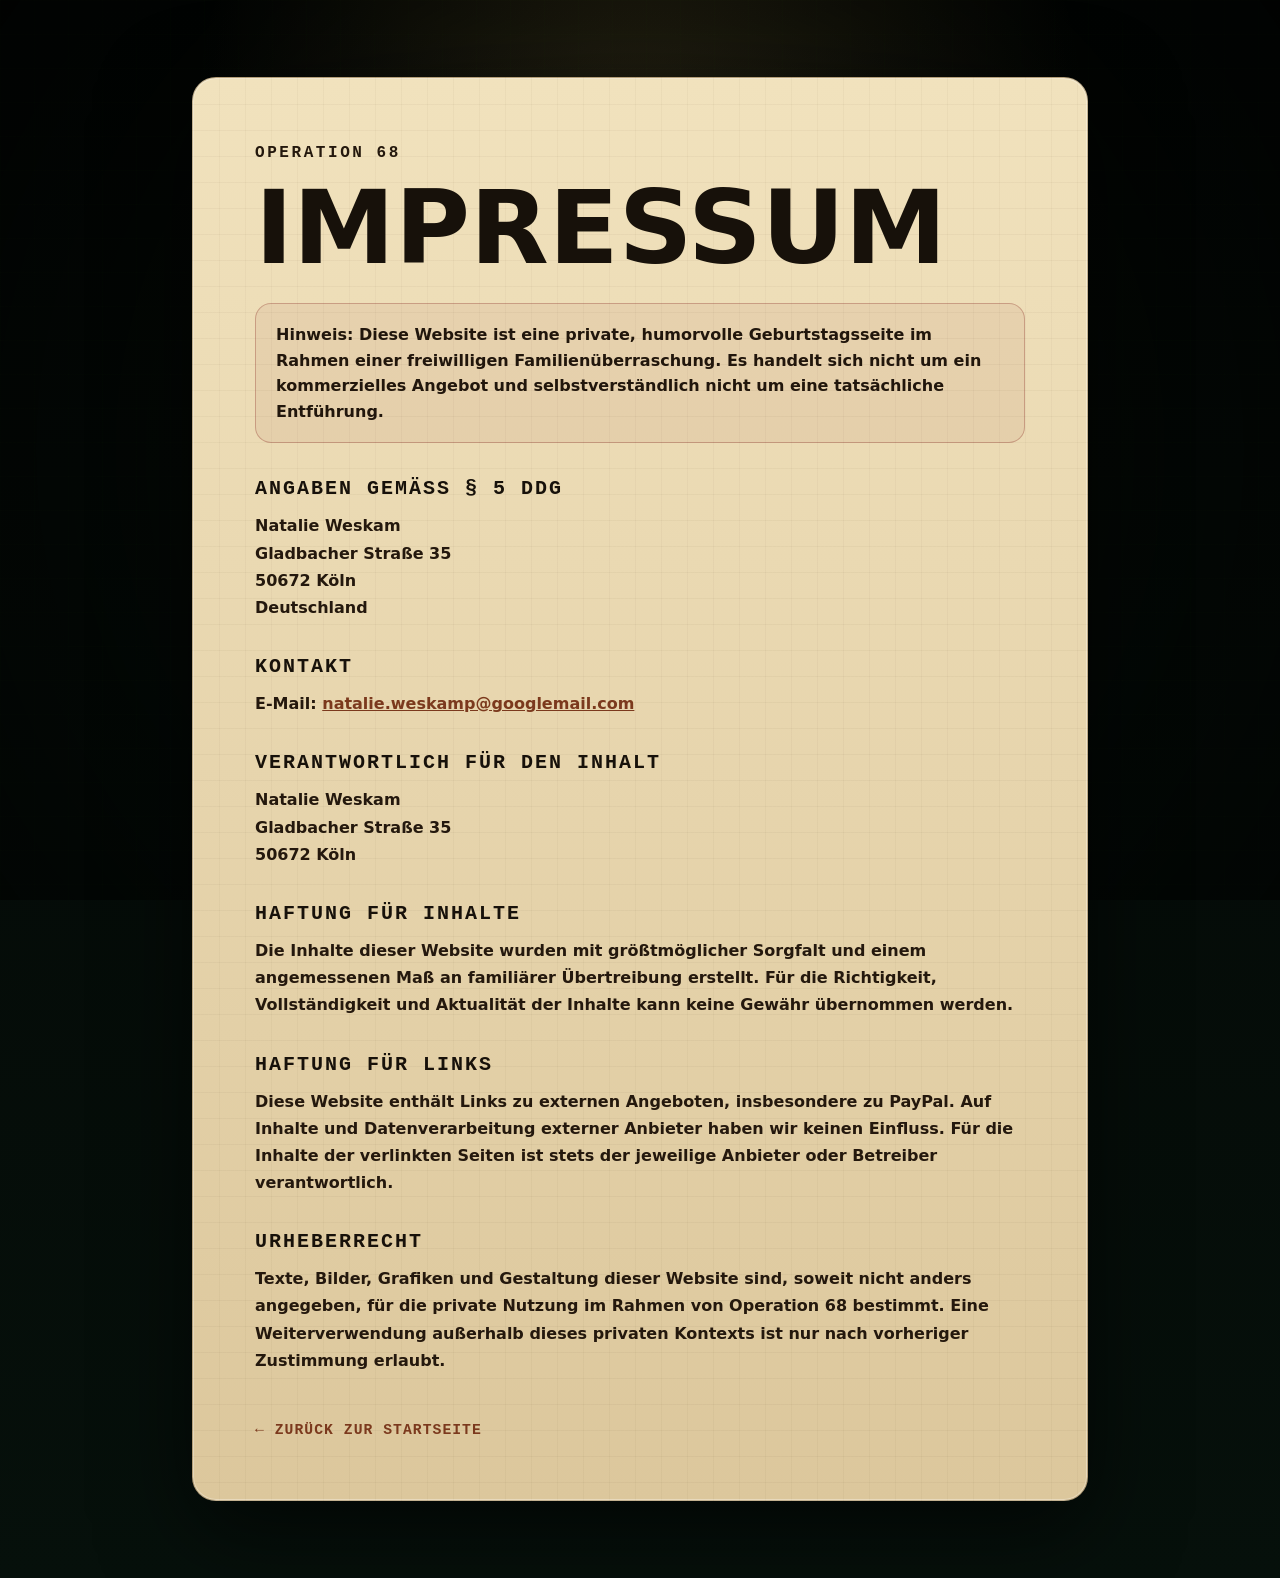
<file: impressum.html>
<!DOCTYPE html>
<html lang="de">
<head>
  <meta charset="UTF-8" />
  <meta name="viewport" content="width=device-width, initial-scale=1.0" />

  <title>Impressum | Operation 68</title>

  <link rel="stylesheet" href="style.css" />
  <link rel="stylesheet" href="legal.css" />
</head>

<body class="legal-page">
  <main class="legal-page__main">
    <section class="legal-panel">
      <p class="legal-kicker">Operation 68</p>
      <h1>Impressum</h1>

      <div class="legal-notice">
        <strong>Hinweis:</strong>
        Diese Website ist eine private, humorvolle Geburtstagsseite im Rahmen einer
        freiwilligen Familienüberraschung. Es handelt sich nicht um ein kommerzielles
        Angebot und selbstverständlich nicht um eine tatsächliche Entführung.
      </div>

      <h2>Angaben gemäß § 5 DDG</h2>

      <p>
        Natalie Weskam<br />
        Gladbacher Straße 35<br />
        50672 Köln<br />
        Deutschland
      </p>

      <h2>Kontakt</h2>

      <p>
        E-Mail:
        <a href="mailto:natalie.weskamp@googlemail.com">
          natalie.weskamp@googlemail.com
        </a>
      </p>

      <h2>Verantwortlich für den Inhalt</h2>

      <p>
        Natalie Weskam<br />
        Gladbacher Straße 35<br />
        50672 Köln
      </p>

      <h2>Haftung für Inhalte</h2>

      <p>
        Die Inhalte dieser Website wurden mit größtmöglicher Sorgfalt und einem
        angemessenen Maß an familiärer Übertreibung erstellt. Für die Richtigkeit,
        Vollständigkeit und Aktualität der Inhalte kann keine Gewähr übernommen werden.
      </p>

      <h2>Haftung für Links</h2>

      <p>
        Diese Website enthält Links zu externen Angeboten, insbesondere zu PayPal.
        Auf Inhalte und Datenverarbeitung externer Anbieter haben wir keinen Einfluss.
        Für die Inhalte der verlinkten Seiten ist stets der jeweilige Anbieter oder
        Betreiber verantwortlich.
      </p>

      <h2>Urheberrecht</h2>

      <p>
        Texte, Bilder, Grafiken und Gestaltung dieser Website sind, soweit nicht anders
        angegeben, für die private Nutzung im Rahmen von Operation 68 bestimmt.
        Eine Weiterverwendung außerhalb dieses privaten Kontexts ist nur nach vorheriger
        Zustimmung erlaubt.
      </p>

      <a class="legal-back-link" href="index.html">
        ← Zurück zur Startseite
      </a>
    </section>
  </main>
</body>
</html>
</file>
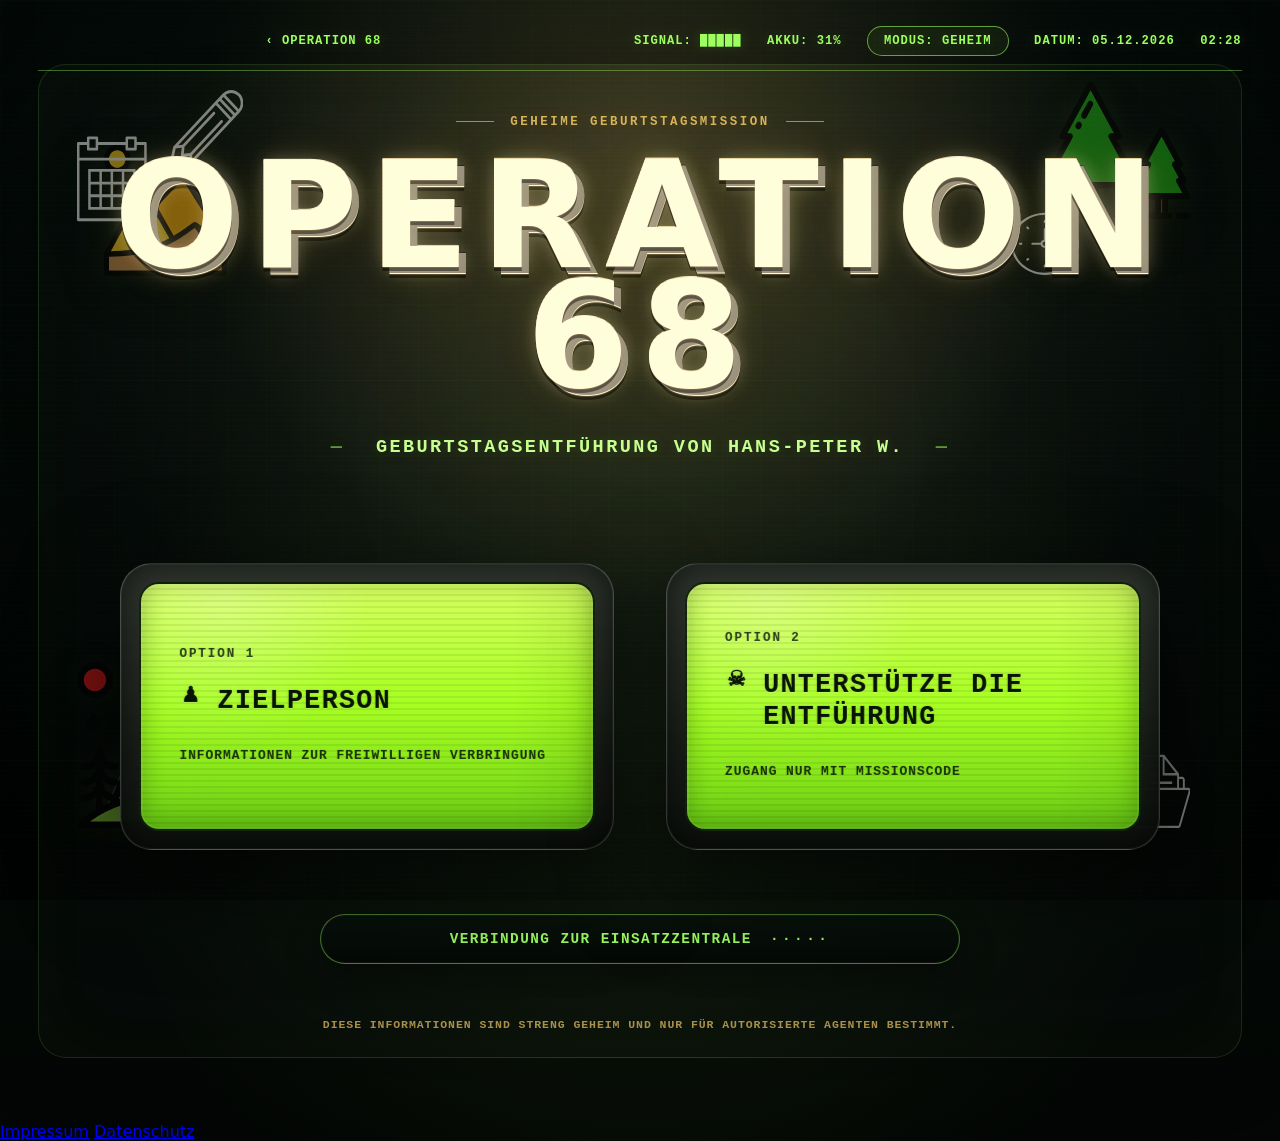
<file: zielperson.html>
<!DOCTYPE html>
<html lang="de">
<head>
  <meta charset="UTF-8" />
  <meta name="viewport" content="width=device-width, initial-scale=1.0" />

  <title>Zielperson | Operation 68</title>

  <link rel="stylesheet" href="style.css" />
  <link rel="stylesheet" href="zielperson.css" />
</head>

<body class="target-page">
  <main class="page">
    <section class="panel">
      <p class="eyebrow">Akte: Zielperson</p>

      <h1>Sehr geehrter Hans-Peter W.</h1>

      <p>
        Sie wurden für eine streng geheime, aber vollständig freiwillige
        Geburtstagsmaßnahme ausgewählt.
      </p>

      <p>
        Ziel, Strecke und genaue Abläufe bleiben aus Sicherheitsgründen
        bis zur finalen Übergabe geheim.
      </p>

      <div class="notice">
        Es handelt sich um eine liebevolle Familienüberraschung.
        Niemand wird tatsächlich entführt. Wir sind nur dramatisch.
      </div>

      <h2>Vorläufige Einverständniserklärung</h2>

      <form class="mission-form">
        <label>
          <span>Bevorzugte Sichtschutzmaßnahme</span>

          <select name="sichtschutz">
            <option>VIP-Sonnenbrille</option>
            <option>Schlafmaske</option>
            <option>Taucherbrille der Kategorie Nordsee</option>
            <option>Augen schließen und vertrauen</option>
          </select>
        </label>

        <label>
          <span>Gewünschte Fahrunterhaltung</span>

          <select name="fahrunterhaltung">
            <option>Hörbuch</option>
            <option>Musik</option>
            <option>Vorgelesen bekommen</option>
            <option>Gespräche mit den Entführern</option>
            <option>Schweigend existieren</option>
          </select>
        </label>

        <label>
          <span>Snackwünsche während der Maßnahme</span>

          <textarea
            name="snackwuensche"
            placeholder="Kaffee, Zitronenbonbons, belegte Brötchen..."
          ></textarea>
        </label>

        <label class="checkbox-row">
          <input type="checkbox" name="keine_ortsrecherche" />

          <span>
            Ich verpflichte mich, bei Toilettenpausen keine Ortsrecherche
            zu betreiben.
          </span>
        </label>

        <label class="checkbox-row">
          <input type="checkbox" name="emotionale_bewegung" />

          <span>
            Ich akzeptiere, möglicherweise emotional bewegt zu werden.
          </span>
        </label>

        <button type="button" class="btn">
          Einverständnis vormerken
        </button>
      </form>

      <a class="back-link" href="index.html">
        ← Zurück zur Startseite
      </a>
    </section>
  </main>

  <script src="script.js"></script>
</body>
</html>
</file>
<file: style.css>
/* =========================================================
  OPERATION 68 — LANDINGPAGE STYLE.CSS
  Clean Agency 2026 / Retro Mission UI
========================================================= */

:root {
  --bg-0: #030604;
  --bg-1: #07110d;
  --bg-2: #0d1a13;

  --cream: #f4eddc;
  --cream-soft: rgba(244, 237, 220, 0.78);

  --green: #9cff5f;
  --green-soft: #c7ff8f;
  --green-muted: rgba(156, 255, 95, 0.52);
  --green-line: rgba(156, 255, 95, 0.28);

  --amber: #d7b35b;
  --red: #ff3b2e;

  --screen: #a8d36b;
  --screen-light: #c4ed82;
  --screen-dark: #6b9343;
  --screen-text: #10170d;

  --panel: rgba(12, 18, 13, 0.84);
  --panel-border: rgba(255, 255, 255, 0.12);

  --radius-lg: 32px;
  --radius-md: 22px;
  --shadow-heavy: 0 30px 100px rgba(0, 0, 0, 0.62);

  --font-display: Impact, "Arial Black", system-ui, sans-serif;
  --font-mono: "Courier New", Courier, monospace;
  --font-body: system-ui, -apple-system, BlinkMacSystemFont, "Segoe UI", sans-serif;
}

/* =========================================================
  BASE
========================================================= */

*,
*::before,
*::after {
  box-sizing: border-box;
}

html {
  min-height: 100%;
  background: var(--bg-0);
}

body {
  min-height: 100vh;
  margin: 0;
  overflow-x: hidden;

  color: var(--cream);
  background:
    radial-gradient(circle at 50% 14%, rgba(215, 179, 91, 0.22), transparent 28rem),
    radial-gradient(circle at 50% 68%, rgba(156, 255, 95, 0.07), transparent 34rem),
    linear-gradient(180deg, var(--bg-1) 0%, var(--bg-0) 100%);

  font-family: var(--font-body);
}

/* feines Raster + Scanlines */
body::before {
  content: "";
  position: fixed;
  inset: 0;
  z-index: 0;
  pointer-events: none;

  background:
    linear-gradient(rgba(156, 255, 95, 0.035) 1px, transparent 1px),
    linear-gradient(90deg, rgba(156, 255, 95, 0.03) 1px, transparent 1px),
    repeating-linear-gradient(
      180deg,
      rgba(255, 255, 255, 0.025) 0,
      rgba(255, 255, 255, 0.025) 1px,
      transparent 1px,
      transparent 5px
    );

  background-size: 38px 38px, 38px 38px, 100% 5px;
  opacity: 0.5;
}

/* Vignette */
body::after {
  content: "";
  position: fixed;
  inset: 0;
  z-index: 0;
  pointer-events: none;

  background:
    radial-gradient(circle at center, transparent 36%, rgba(0, 0, 0, 0.52) 100%);
}

/* =========================================================
  CORNER SVGs
========================================================= */

.corner-svg,
.corner_up_left,
.corner_up_right,
.corner_down_left,
.corner_down_right {
  position: fixed;
  z-index: 1;
  pointer-events: none;
  opacity: 0.48;

  filter:
    drop-shadow(0 0 14px rgba(156, 255, 95, 0.1))
    drop-shadow(0 18px 24px rgba(0, 0, 0, 0.45));
}

.corner-svg svg,
.corner_up_left svg,
.corner_up_right svg,
.corner_down_left svg,
.corner_down_right svg {
  width: 100%;
  height: auto;
  display: block;
}

.corner_up_left {
  top: clamp(80px, 10vh, 140px);
  left: clamp(22px, 6vw, 120px);
  width: clamp(120px, 13vw, 210px);
}

.corner_up_right {
  top: clamp(78px, 9vh, 132px);
  right: clamp(24px, 7vw, 140px);
  width: clamp(130px, 14vw, 230px);
}

.corner_down_left {
  bottom: clamp(52px, 8vh, 110px);
  left: clamp(22px, 6vw, 120px);
  width: clamp(118px, 13vw, 205px);
}

.corner_down_right {
  bottom: clamp(52px, 8vh, 110px);
  right: clamp(24px, 7vw, 130px);
  width: clamp(112px, 12vw, 195px);
}

/* =========================================================
  LANDING PAGE
========================================================= */

.page.landing-page {
  position: relative;
  z-index: 5;
  width: 100%;
  min-height: 100vh;
}

.hero {
  position: relative;
  width: min(100%, 1680px);
  min-height: 100vh;
  margin: 0 auto;

  padding:
    clamp(92px, 9vw, 140px)
    clamp(18px, 4vw, 72px)
    clamp(56px, 7vw, 92px);

  display: flex;
  flex-direction: column;
  align-items: center;
  justify-content: center;

  text-align: center;
}

/* dezenter Rahmen */
.hero::before {
  content: "";
  position: absolute;
  inset: clamp(56px, 5vw, 84px) clamp(20px, 3vw, 48px);
  z-index: -1;
  pointer-events: none;

  border: 1px solid rgba(156, 255, 95, 0.13);
  border-radius: 28px;
  background:
    radial-gradient(circle at 50% 18%, rgba(215, 179, 91, 0.08), transparent 36rem),
    rgba(255, 255, 255, 0.012);
  box-shadow:
    inset 0 0 80px rgba(156, 255, 95, 0.025),
    0 0 80px rgba(0, 0, 0, 0.28);
}

/* =========================================================
  HUD — works with .landing-hud if present
========================================================= */

.landing-hud {
  position: absolute;
  top: clamp(18px, 2vw, 28px);
  left: clamp(18px, 3vw, 48px);
  right: clamp(18px, 3vw, 48px);
  z-index: 10;

  display: grid;
  grid-template-columns: 1fr auto auto auto auto auto;
  align-items: center;
  gap: clamp(10px, 2vw, 34px);

  padding-bottom: 14px;
  border-bottom: 1px solid rgba(156, 255, 95, 0.38);

  color: var(--green);
  font-family: var(--font-mono);
  font-size: clamp(0.72rem, 0.95vw, 1rem);
  font-weight: 800;
  letter-spacing: 0.08em;
  text-transform: uppercase;
  text-shadow: 0 0 12px rgba(156, 255, 95, 0.18);
}

.landing-hud span {
  white-space: nowrap;
}

.hud-pill {
  padding: 7px 16px;
  border: 1px solid rgba(156, 255, 95, 0.58);
  border-radius: 999px;
  background: rgba(156, 255, 95, 0.06);
}

/* fallback, falls du noch alte HUD-Klassen irgendwo hast */
.top-hud,
.hud-bar,
.mission-hud,
.hero-hud,
.page-hud {
  position: relative;
  z-index: 10;

  width: min(100%, 1420px);
  margin: 0 auto clamp(28px, 3vw, 44px);
  padding: 12px 16px;

  display: flex;
  justify-content: space-between;
  gap: 18px;
  flex-wrap: wrap;

  border-top: 1px solid rgba(156, 255, 95, 0.18);
  border-bottom: 1px solid rgba(156, 255, 95, 0.22);

  color: var(--green);
  font-family: var(--font-mono);
  font-size: clamp(0.72rem, 0.95vw, 0.95rem);
  font-weight: 800;
  letter-spacing: 0.08em;
  text-transform: uppercase;
}

/* =========================================================
  TYPOGRAPHY
========================================================= */

.eyebrow {
  margin: 0 0 clamp(18px, 2vw, 28px);

  color: var(--amber);
  font-family: var(--font-mono);
  font-size: clamp(0.78rem, 0.95vw, 1rem);
  font-weight: 900;
  letter-spacing: 0.2em;
  text-transform: uppercase;

  text-shadow: 0 0 16px rgba(215, 179, 91, 0.2);
}

.eyebrow::before,
.eyebrow::after {
  content: "";
  display: inline-block;
  width: clamp(20px, 3vw, 40px);
  height: 1px;
  margin: 0 16px 0 0;
  vertical-align: middle;
  background: rgba(215, 179, 91, 0.72);
}

.eyebrow::after {
  margin: 0 0 0 16px;
}

.hero h1 {
  margin: 0;

  color: var(--cream);
  font-family: var(--font-display);
  font-size: clamp(5.2rem, 11.5vw, 12.2rem);
  line-height: 0.82;
  letter-spacing: 0.065em;
  text-transform: uppercase;

  text-shadow:
    0 0 18px rgba(244, 237, 220, 0.18),
    0 0 48px rgba(244, 237, 220, 0.08),
    6px 6px 0 rgba(0, 0, 0, 0.48);
}

.subtitle {
  margin: clamp(26px, 3vw, 42px) auto 0;
  max-width: 980px;

  color: var(--green-soft);
  font-family: var(--font-mono);
  font-size: clamp(1rem, 1.45vw, 1.5rem);
  font-weight: 900;
  line-height: 1.42;
  letter-spacing: 0.13em;
  text-transform: uppercase;

  text-shadow: 0 0 14px rgba(156, 255, 95, 0.16);
}

.subtitle::before,
.subtitle::after {
  content: "—";
  margin: 0 18px;
  color: rgba(156, 255, 95, 0.55);
}

/* =========================================================
  CHOICE CARDS
========================================================= */

.choice-grid {
  width: min(100%, 1040px);
  margin: clamp(76px, 8vw, 118px) auto 0;

  display: grid;
  grid-template-columns: repeat(2, minmax(0, 1fr));
  gap: clamp(28px, 4vw, 54px);
  align-items: stretch;
}

.choice-card,
.index-flip-card,
.protected-choice {
  position: relative;
  min-height: clamp(250px, 22vw, 322px);
  padding: 18px;

  display: block;
  text-decoration: none;
  color: inherit;

  border-radius: var(--radius-lg);
  border: 1px solid rgba(255, 255, 255, 0.14);

  background:
    linear-gradient(180deg, rgba(255, 255, 255, 0.08), rgba(255, 255, 255, 0.015)),
    linear-gradient(180deg, rgba(32, 40, 31, 0.98), rgba(8, 12, 8, 0.98));

  box-shadow:
    inset 0 0 0 1px rgba(255, 255, 255, 0.045),
    inset 0 0 34px rgba(0, 0, 0, 0.68),
    var(--shadow-heavy);

  overflow: hidden;

  transition:
    transform 180ms ease,
    box-shadow 180ms ease,
    border-color 180ms ease,
    filter 180ms ease;
}

.choice-card:hover,
.index-flip-card:hover,
.protected-choice:hover {
  transform: translateY(-6px);
  border-color: rgba(156, 255, 95, 0.4);
  filter: brightness(1.05);

  box-shadow:
    inset 0 0 0 1px rgba(255, 255, 255, 0.05),
    inset 0 0 38px rgba(0, 0, 0, 0.68),
    0 34px 90px rgba(0, 0, 0, 0.72),
    0 0 32px rgba(156, 255, 95, 0.08);
}

/* Display inside card */
.choice-card::before,
.index-flip-card::before,
.protected-choice::before {
  content: "";
  position: absolute;
  inset: 16px;
  z-index: 0;

  border-radius: 20px;
  border: 2px solid rgba(4, 8, 4, 0.88);

  background:
    radial-gradient(circle at 20% 0%, rgba(255, 255, 255, 0.22), transparent 38%),
    linear-gradient(180deg, var(--screen-light), var(--screen));

  box-shadow:
    inset 0 0 0 2px rgba(255, 255, 255, 0.08),
    inset 0 0 34px rgba(9, 15, 7, 0.24);
}

/* scanlines over display */
.choice-card::after,
.index-flip-card::after,
.protected-choice::after {
  content: "";
  position: absolute;
  inset: 16px;
  z-index: 1;
  pointer-events: none;

  border-radius: 20px;
  background:
    repeating-linear-gradient(
      180deg,
      rgba(10, 15, 8, 0.075) 0,
      rgba(10, 15, 8, 0.075) 2px,
      transparent 2px,
      transparent 6px
    );
  opacity: 0.55;
  mix-blend-mode: multiply;
}

/* normal link-card content */
.choice-card:not(.index-flip-card) {
  display: flex;
  flex-direction: column;
  justify-content: center;
}

.choice-card > * {
  position: relative;
  z-index: 3;
}

.option-label {
  display: block;
  width: fit-content;
  margin: 0 0 22px;

  color: rgba(16, 22, 13, 0.72);
  font-family: var(--font-mono);
  font-size: clamp(0.72rem, 0.9vw, 0.9rem);
  font-weight: 900;
  letter-spacing: 0.12em;
  text-transform: uppercase;
}

.choice-title,
.index-flip-front .choice-title,
.index-flip-back .choice-title,
.choice-card > span:not(.option-label) {
  display: block;

  color: var(--screen-text);
  font-family: var(--font-mono);
  font-size: clamp(1.95rem, 3.05vw, 3.15rem);
  font-weight: 900;
  line-height: 1.04;
  letter-spacing: 0.035em;
  text-align: left;
  text-transform: uppercase;

  text-shadow: 0 1px 0 rgba(255, 255, 255, 0.18);
}

.choice-icon {
  display: inline-block;
  margin-right: 10px;
  font-size: 0.82em;
  transform: translateY(-0.04em);
}

.choice-card small,
.index-flip-front small,
.index-flip-back small {
  display: block;
  max-width: 26ch;
  margin: 26px 0 0;

  color: rgba(16, 22, 13, 0.9);
  font-family: var(--font-mono);
  font-size: clamp(0.92rem, 1.12vw, 1.12rem);
  font-weight: 900;
  line-height: 1.48;
  letter-spacing: 0.065em;
  text-align: left;
  text-transform: uppercase;
}

/* =========================================================
  INDEX FLIP CARD / MISSION CODE
========================================================= */

.index-flip-card {
  perspective: 1200px;
}

.index-flip-inner {
  position: relative;
  z-index: 3;

  width: 100%;
  min-height: calc(clamp(250px, 22vw, 322px) - 36px);

  transform-style: preserve-3d;
  transition: transform 320ms ease;
}

.index-flip-card.is-flipped .index-flip-inner {
  transform: rotateY(180deg);
}

.index-flip-front,
.index-flip-back {
  position: absolute;
  inset: 0;

  padding: clamp(22px, 3vw, 38px);

  display: flex;
  flex-direction: column;
  justify-content: center;

  backface-visibility: hidden;
}

.index-flip-back {
  transform: rotateY(180deg);
}

.index-mission-form {
  margin-top: 22px;
  display: grid;
  gap: 12px;
}

.index-mission-form input {
  width: 100%;
  min-height: 52px;
  padding: 12px 14px;

  border: 1px solid rgba(16, 22, 13, 0.36);
  border-radius: 12px;
  background: rgba(255, 255, 255, 0.28);
  color: var(--screen-text);

  font: 900 1rem var(--font-mono);
  letter-spacing: 0.05em;
}

.index-mission-form input::placeholder {
  color: rgba(16, 22, 13, 0.58);
}

.index-mission-form button {
  min-height: 50px;
  padding: 12px 16px;

  border: 1px solid rgba(16, 22, 13, 0.42);
  border-radius: 999px;
  background: rgba(16, 22, 13, 0.18);
  color: var(--screen-text);

  font: 900 0.95rem var(--font-mono);
  letter-spacing: 0.08em;
  text-transform: uppercase;

  cursor: pointer;
}

#indexMissionError {
  min-height: 1.2em;
  margin: 2px 0 0;
  color: #7a1a16;
  font: 800 0.9rem var(--font-body);
  text-align: left;
}

/* =========================================================
  CONNECTION / SECURITY
========================================================= */

.connection-bar {
  width: min(100%, 640px);
  margin: clamp(52px, 5vw, 78px) auto 0;
  padding: 16px 28px;

  border: 1px solid rgba(156, 255, 95, 0.46);
  border-radius: 999px;
  background:
    linear-gradient(180deg, rgba(9, 18, 12, 0.78), rgba(4, 8, 6, 0.88));

  color: var(--green);
  font-family: var(--font-mono);
  font-size: clamp(0.9rem, 1.08vw, 1.08rem);
  font-weight: 900;
  letter-spacing: 0.1em;
  text-transform: uppercase;

  box-shadow:
    inset 0 0 0 1px rgba(255, 255, 255, 0.035),
    0 16px 34px rgba(0, 0, 0, 0.36);
}

.connection-bar span {
  margin-left: 18px;
  letter-spacing: 0.24em;
}

.security-note,
.landing-footer-note,
.hero-note {
  width: min(100%, 900px);
  margin: clamp(34px, 4vw, 52px) auto 0;

  color: rgba(215, 179, 91, 0.78);
  font-family: var(--font-mono);
  font-size: clamp(0.7rem, 0.9vw, 0.9rem);
  font-weight: 800;
  line-height: 1.5;
  letter-spacing: 0.08em;
  text-align: center;
  text-transform: uppercase;
}

/* =========================================================
  RESPONSIVE
========================================================= */

@media (max-width: 1120px) {
  .landing-hud {
    grid-template-columns: repeat(3, auto);
    justify-content: center;
    gap: 8px 22px;
    text-align: center;
  }

  .landing-hud span:first-child,
  .landing-hud span:nth-child(5),
  .landing-hud span:nth-child(6) {
    display: none;
  }

  .choice-grid {
    width: min(100%, 860px);
  }

  .hero h1 {
    font-size: clamp(4.8rem, 13vw, 9rem);
  }
}

@media (max-width: 820px) {
  .hero {
    padding:
      clamp(92px, 18vw, 122px)
      18px
      54px;
    justify-content: flex-start;
  }

  .hero::before {
    inset: 64px 12px 24px;
    border-radius: 22px;
  }

  .eyebrow {
    font-size: 0.72rem;
    letter-spacing: 0.15em;
  }

  .eyebrow::before,
  .eyebrow::after {
    display: none;
  }

  .hero h1 {
    font-size: clamp(3.8rem, 17vw, 6.5rem);
    line-height: 0.9;
    letter-spacing: 0.04em;
  }

  .subtitle {
    margin-top: 22px;
    font-size: clamp(0.88rem, 3.4vw, 1.1rem);
    letter-spacing: 0.075em;
  }

  .subtitle::before,
  .subtitle::after {
    display: none;
  }

  .choice-grid {
    width: min(100%, 520px);
    margin-top: 48px;
    grid-template-columns: 1fr;
    gap: 22px;
  }

  .choice-card,
  .index-flip-card,
  .protected-choice {
    min-height: 228px;
    border-radius: 26px;
  }

  .index-flip-inner {
    min-height: 192px;
  }

  .choice-title,
  .index-flip-front .choice-title,
  .index-flip-back .choice-title,
  .choice-card > span:not(.option-label) {
    font-size: clamp(1.7rem, 7.4vw, 2.45rem);
  }

  .choice-card small,
  .index-flip-front small,
  .index-flip-back small {
    font-size: 0.88rem;
    line-height: 1.42;
  }

  .corner-svg {
    opacity: 0.3;
  }

  .corner_up_left,
  .corner_up_right {
    width: 88px;
    top: 78px;
  }

  .corner_down_left,
  .corner_down_right {
    width: 86px;
    bottom: 28px;
  }
}

@media (max-width: 480px) {
  .landing-hud {
    left: 12px;
    right: 12px;
    top: 12px;
    grid-template-columns: 1fr;
    font-size: 0.66rem;
    gap: 6px;
  }

  .landing-hud span:nth-child(2),
  .landing-hud span:nth-child(3) {
    display: none;
  }

  .hud-pill {
    justify-self: center;
    padding: 6px 12px;
  }

  .hero {
    padding-left: 12px;
    padding-right: 12px;
  }

  .hero::before {
    display: none;
  }

  .choice-card,
  .index-flip-card,
  .protected-choice {
    min-height: 218px;
    padding: 14px;
  }

  .choice-card::before,
  .choice-card::after,
  .index-flip-card::before,
  .index-flip-card::after,
  .protected-choice::before,
  .protected-choice::after {
    inset: 12px;
    border-radius: 16px;
  }

  .index-flip-front,
  .index-flip-back {
    padding: 22px;
  }

  .option-label {
    margin-bottom: 16px;
    font-size: 0.68rem;
  }

  .connection-bar {
    margin-top: 34px;
    padding: 14px 18px;
    font-size: 0.76rem;
    border-radius: 18px;
  }

  .connection-bar span {
    display: none;
  }

  .security-note,
  .landing-footer-note,
  .hero-note {
    margin-top: 24px;
    font-size: 0.66rem;
  }
}

/* =========================================================
  LANDING CARDS PATCH — GAMEBOY GREEN / READABLE / LEFT
========================================================= */

/* Card-Größe behalten, aber innen stabiler machen */
.choice-card,
.index-flip-card,
.protected-choice {
  min-height: clamp(280px, 20vw, 340px);
  padding: 20px;
}

/* Innerer Display-Screen: giftiger Gameboy-Look */
.choice-card::before,
.index-flip-card::before,
.protected-choice::before {
  inset: 18px;
  border-radius: 20px;

  background:
    radial-gradient(circle at 18% 10%, rgba(255, 255, 255, 0.18), transparent 34%),
    linear-gradient(180deg, #cfff67 0%, #a8f33e 46%, #76c71f 100%);

  border: 2px solid rgba(5, 20, 3, 0.92);

  box-shadow:
    inset 0 0 0 2px rgba(255, 255, 255, 0.08),
    inset 0 0 22px rgba(12, 40, 4, 0.22),
    inset 0 -18px 28px rgba(30, 80, 8, 0.14);
}

/* Scanlines etwas stärker wie Gameboy-Screen */
.choice-card::after,
.index-flip-card::after,
.protected-choice::after {
  inset: 18px;
  border-radius: 20px;

  background:
    repeating-linear-gradient(
      180deg,
      rgba(4, 24, 3, 0.10) 0,
      rgba(4, 24, 3, 0.10) 2px,
      transparent 2px,
      transparent 6px
    ),
    linear-gradient(
      90deg,
      rgba(255, 255, 255, 0.08),
      transparent 18%,
      transparent 82%,
      rgba(0, 0, 0, 0.08)
    );

  opacity: 0.72;
  mix-blend-mode: multiply;
}

/* Inhalt sauber im Screen halten */
.choice-card:not(.index-flip-card) {
  display: flex;
  flex-direction: column;
  justify-content: center;
  align-items: stretch;
}

.choice-card > *,
.index-flip-front > *,
.index-flip-back > * {
  position: relative;
  z-index: 3;
}

/* Flip-Card Innenhöhe stabil */
.index-flip-inner {
  min-height: calc(clamp(280px, 20vw, 340px) - 40px);
}

.index-flip-front,
.index-flip-back {
  padding: clamp(30px, 3vw, 44px);
  display: flex;
  flex-direction: column;
  justify-content: center;
  align-items: stretch;
  text-align: left;
}

/* Automatisches altes OPTION-Pseudo aus, falls noch aktiv */
.choice-card > span::before,
.index-flip-front > span::before,
.index-flip-back > span::before {
  content: none !important;
}

/* OPTION-LABEL: nicht mehr grau-unlesbar */
.option-label {
  display: block;
  width: fit-content;
  margin: 0 0 clamp(18px, 2vw, 24px);

  color: rgba(8, 25, 5, 0.78);
  font-family: var(--font-mono, "Courier New", monospace);
  font-size: clamp(0.78rem, 0.9vw, 0.92rem);
  font-weight: 900;
  line-height: 1;
  letter-spacing: 0.13em;
  text-transform: uppercase;

  text-shadow: 0 1px 0 rgba(255, 255, 255, 0.18);
}

/* Titel: linksbündig, Symbol in erster Zeile, Text darf umbrechen */
.choice-title,
.index-flip-front .choice-title,
.index-flip-back .choice-title,
.choice-card > span:not(.option-label) {
  display: flex;
  align-items: flex-start;
  gap: 14px;

  max-width: 100%;
  margin: 0;

  color: #071404;
  font-family: var(--font-mono, "Courier New", monospace);
  font-size: clamp(1.65rem, 2.25vw, 2.42rem);
  font-weight: 900;
  line-height: 1.15;
  letter-spacing: 0.045em;
  text-align: left;
  text-transform: uppercase;

  overflow-wrap: anywhere;
  word-break: normal;

  text-shadow:
    0 1px 0 rgba(255, 255, 255, 0.18),
    0 0 6px rgba(7, 20, 4, 0.08);
}

/* Symbol immer oben neben dem Titel */
.choice-icon {
  flex: 0 0 auto;
  display: inline-flex;
  align-items: center;
  justify-content: center;

  width: 1.15em;
  margin: 0;
  padding-top: 0.04em;

  font-size: 0.82em;
  line-height: 1;
  color: #071404;
  transform: none;
}

/* Der Textteil neben dem Icon darf sauber umbrechen */
.choice-title > span:not(.choice-icon) {
  min-width: 0;
}

/* Falls dein Titeltext nicht extra in einem span liegt, trotzdem okay:
   flex behandelt Textnode automatisch neben Icon. */

/* Untertext: linksbündig, lesbar, passt besser rein */
.choice-card small,
.index-flip-front small,
.index-flip-back small {
  display: block;
  max-width: 100%;
  margin-top: clamp(22px, 2.2vw, 30px);

  color: rgba(7, 20, 4, 0.86);
  font-family: var(--font-mono, "Courier New", monospace);
  font-size: clamp(0.82rem, 0.95vw, 0.98rem);
  font-weight: 900;
  line-height: 1.52;
  letter-spacing: 0.065em;
  text-align: left;
  text-transform: uppercase;

  overflow-wrap: anywhere;
}

/* Spezifisch rechte Karte: etwas kleiner, damit "Unterstütze die Entführung" elegant passt */
.choice-card--support .choice-title,
.index-flip-front .choice-title {
  font-size: clamp(1.5rem, 2.05vw, 2.25rem);
  line-height: 1.18;
  letter-spacing: 0.04em;
}

/* Zielperson darf etwas größer bleiben */
.choice-card--target .choice-title {
  font-size: clamp(1.75rem, 2.35vw, 2.55rem);
}

/* Code-Rückseite: nicht überlaufen */
.index-flip-back .choice-title {
  font-size: clamp(1.45rem, 2vw, 2.2rem);
}

.index-mission-form {
  margin-top: 18px;
  display: grid;
  gap: 10px;
}

.index-mission-form input,
.index-mission-form button {
  width: 100%;
  min-height: 48px;
}

/* Mobile: Text nicht sprengen */
@media (max-width: 820px) {
  .choice-card,
  .index-flip-card,
  .protected-choice {
    min-height: 230px;
  }

  .index-flip-inner {
    min-height: 190px;
  }

  .index-flip-front,
  .index-flip-back {
    padding: 28px;
  }

  .choice-title,
  .index-flip-front .choice-title,
  .index-flip-back .choice-title,
  .choice-card > span:not(.option-label),
  .choice-card--support .choice-title,
  .choice-card--target .choice-title {
    font-size: clamp(1.45rem, 6.8vw, 2.18rem);
    line-height: 1.16;
  }

  .choice-card small,
  .index-flip-front small,
  .index-flip-back small {
    font-size: 0.82rem;
    line-height: 1.48;
  }
}

@media (max-width: 480px) {
  .choice-card,
  .index-flip-card,
  .protected-choice {
    min-height: 220px;
    padding: 14px;
  }

  .choice-card::before,
  .choice-card::after,
  .index-flip-card::before,
  .index-flip-card::after,
  .protected-choice::before,
  .protected-choice::after {
    inset: 12px;
    border-radius: 16px;
  }

  .index-flip-front,
  .index-flip-back {
    padding: 22px;
  }

  .option-label {
    margin-bottom: 14px;
    font-size: 0.68rem;
  }

  .choice-title,
  .index-flip-front .choice-title,
  .index-flip-back .choice-title,
  .choice-card > span:not(.option-label),
  .choice-card--support .choice-title,
  .choice-card--target .choice-title {
    gap: 10px;
    font-size: clamp(1.32rem, 7vw, 1.95rem);
    letter-spacing: 0.035em;
  }

  .choice-card small,
  .index-flip-front small,
  .index-flip-back small {
    margin-top: 18px;
    font-size: 0.76rem;
    letter-spacing: 0.045em;
  }
}


/* =========================================================
  LANDING CARDS — SAME STRUCTURE / GAMEBOY DISPLAY
========================================================= */

.choice-card-content {
  position: relative;
  z-index: 3;
  width: 100%;
  height: 100%;
  min-height: calc(clamp(280px, 20vw, 340px) - 40px);

  display: flex;
  flex-direction: column;
  justify-content: center;
  align-items: flex-start;

  text-align: left;
}

.choice-card:not(.index-flip-card) {
  display: block;
}

.choice-card:not(.index-flip-card) .choice-card-content {
  padding: clamp(30px, 3vw, 44px);
}

.index-flip-front,
.index-flip-back {
  padding: 0;
}

.index-flip-front .choice-card-content,
.index-flip-back .choice-card-content {
  padding: clamp(30px, 3vw, 44px);
}

/* Mini-Label besser lesbar */
.option-label {
  color: rgba(5, 18, 3, 0.82);
  font-size: clamp(0.8rem, 0.95vw, 0.98rem);
  font-weight: 900;
  letter-spacing: 0.14em;
  margin: 0 0 clamp(18px, 2vw, 26px);
}

/* Titel mit Symbol sauber in einer Zeile starten */
.choice-title,
.index-flip-front .choice-title,
.index-flip-back .choice-title {
  display: flex;
  align-items: flex-start;
  gap: 14px;

  width: 100%;
  max-width: 100%;

  color: #071404;
  font-family: var(--font-mono, "Courier New", monospace);
  font-size: clamp(1.55rem, 2.1vw, 2.35rem);
  font-weight: 900;
  line-height: 1.18;
  letter-spacing: 0.045em;
  text-align: left;
  text-transform: uppercase;

  overflow-wrap: anywhere;
}

.choice-icon {
  flex: 0 0 auto;
  width: 1.15em;
  margin: 0;
  padding-top: 0.06em;

  display: inline-flex;
  justify-content: center;

  font-size: 0.78em;
  line-height: 1;
  color: #071404;
  transform: none;
}

.choice-title > span:last-child {
  min-width: 0;
}

/* Untertext bleibt innerhalb der Card */
.choice-card small,
.index-flip-front small,
.index-flip-back small {
  max-width: 100%;
  margin-top: clamp(22px, 2.2vw, 30px);

  color: rgba(7, 20, 4, 0.88);
  font-size: clamp(0.82rem, 0.92vw, 0.98rem);
  line-height: 1.55;
  letter-spacing: 0.065em;

  overflow-wrap: anywhere;
}

/* Display noch giftgrüner / Gameboy */
.choice-card::before,
.index-flip-card::before,
.protected-choice::before {
  background:
    radial-gradient(circle at 18% 8%, rgba(255, 255, 255, 0.22), transparent 34%),
    linear-gradient(180deg, #d6ff5f 0%, #a8ff22 48%, #6fd115 100%);
}

/* Rechte Karte nicht größer wirken lassen als linke */
.choice-card--support .choice-title,
.index-flip-front .choice-title {
  font-size: clamp(1.55rem, 2.1vw, 2.35rem);
}

/* Mobile */
@media (max-width: 820px) {
  .choice-card-content,
  .choice-card:not(.index-flip-card) .choice-card-content,
  .index-flip-front .choice-card-content,
  .index-flip-back .choice-card-content {
    min-height: 190px;
    padding: 26px;
  }

  .choice-title,
  .index-flip-front .choice-title,
  .index-flip-back .choice-title {
    font-size: clamp(1.4rem, 6.6vw, 2.1rem);
    line-height: 1.18;
  }

  .choice-card small,
  .index-flip-front small,
  .index-flip-back small {
    font-size: 0.8rem;
  }
}

/* =========================================================
  SUPPORT CARD FIX — HOVER / POINTER / BACKSIDE CLIPPING
========================================================= */

/* Die Entführer-/Support-Card muss sich wie ein Button anfühlen */
.index-flip-card,
.choice-card--support,
#supportAccessCard {
  cursor: pointer;
}

.index-flip-card:hover,
.choice-card--support:hover,
#supportAccessCard:hover {
  transform: translateY(-6px);
  border-color: rgba(156, 255, 95, 0.62);
  filter: brightness(1.08) saturate(1.1);
  box-shadow:
    inset 0 0 0 1px rgba(255, 255, 255, 0.06),
    inset 0 0 38px rgba(0, 0, 0, 0.68),
    0 34px 90px rgba(0, 0, 0, 0.72),
    0 0 34px rgba(156, 255, 95, 0.14);
}

/* Tastatur-Fokus auch sichtbar */
.index-flip-card:focus-within,
.choice-card--support:focus-within,
#supportAccessCard:focus-within {
  outline: 2px solid rgba(156, 255, 95, 0.75);
  outline-offset: 5px;
}

/* Wichtig: Card darf beim Umdrehen nichts abschneiden */
.index-flip-card {
  overflow: visible;
}

/* Display-Pseudo bleibt trotzdem sauber in der Karte */
.index-flip-card::before,
.index-flip-card::after {
  pointer-events: none;
}

/* Flip-Innenleben bekommt echte Höhe */
.index-flip-inner {
  height: 100%;
  min-height: calc(clamp(280px, 20vw, 340px) - 40px);
}

/* Vorder- und Rückseite stabil */
.index-flip-front,
.index-flip-back {
  inset: 0;
  min-height: calc(clamp(280px, 20vw, 340px) - 40px);
  overflow: hidden;
}

/* Rückseite: nicht oben abschneiden, aber scrollen falls nötig */
.index-flip-back .choice-card-content {
  justify-content: center;
  min-height: calc(clamp(280px, 20vw, 340px) - 40px);
  padding: clamp(26px, 2.4vw, 36px);
  overflow-y: auto;
}

/* Rückseiten-Titel etwas kleiner, damit Code-Form sicher reinpasst */
.index-flip-back .choice-title {
  font-size: clamp(1.35rem, 1.8vw, 2rem);
  line-height: 1.12;
}

.index-flip-back small {
  margin-top: 14px;
  font-size: clamp(0.76rem, 0.86vw, 0.9rem);
  line-height: 1.42;
}

/* Form kompakter, damit nichts rausläuft */
.index-mission-form {
  margin-top: 16px;
  gap: 9px;
}

.index-mission-form input,
.index-mission-form button {
  min-height: 44px;
  font-size: 0.88rem;
}

#indexMissionError {
  font-size: 0.8rem;
  line-height: 1.3;
}

/* Mobile: Rückseite ebenfalls nicht abschneiden */
@media (max-width: 820px) {
  .index-flip-inner,
  .index-flip-front,
  .index-flip-back,
  .index-flip-back .choice-card-content {
    min-height: 190px;
  }

  .index-flip-back .choice-card-content {
    padding: 22px;
  }

  .index-flip-back .choice-title {
    font-size: clamp(1.25rem, 6vw, 1.8rem);
  }
}

/* =========================================================
  HERO TITLE PATCH — YELLOWED CRT / DOSSIER LOOK
========================================================= */

.hero h1 {
  color: #efe2bf;

  font-family: Impact, "Arial Black", system-ui, sans-serif;
  font-size: clamp(5.2rem, 11.5vw, 12.2rem);
  line-height: 0.82;
  letter-spacing: 0.075em;
  text-transform: uppercase;

  /* warmer, gelblicher Akten-/CRT-Look */
  text-shadow:
    0 1px 0 #fff2cf,
    0 2px 0 rgba(184, 148, 82, 0.34),
    0 5px 0 rgba(0, 0, 0, 0.42),
    0 0 18px rgba(239, 226, 191, 0.18),
    0 0 42px rgba(215, 179, 91, 0.12);

  filter:
    contrast(1.06)
    brightness(1.02)
    saturate(0.92);
}

/* Text bekommt eine leichte horizontale CRT-Struktur */
.hero h1 {
  background:
    repeating-linear-gradient(
      180deg,
      #f6ecd0 0,
      #f6ecd0 2px,
      #d9c895 2px,
      #d9c895 4px
    );

  -webkit-background-clip: text;
  background-clip: text;
  color: transparent;
}

/* dezenter Schatten/Block darunter, wie im Beispielbild */
.hero h1::after {
  content: "Operation 68";
  position: absolute;
  inset: 0;
  z-index: -1;

  color: rgba(0, 0, 0, 0.42);
  transform: translate(7px, 7px);
  filter: blur(0.2px);
}

/* Damit ::after sauber funktioniert */
.hero h1 {
  position: relative;
  z-index: 1;
}

/* Mobile etwas weniger Letterspacing, sonst wird es zu breit */
@media (max-width: 820px) {
  .hero h1 {
    letter-spacing: 0.045em;
  }

  .hero h1::after {
    transform: translate(4px, 4px);
  }
}


/* =========================================================
  SCREEN 01 — BRIEFING TYPO BIGGER PATCH
========================================================= */

#screen-briefing .support-intro {
  width: min(100%, 1280px);
  padding: clamp(42px, 5vw, 86px) clamp(20px, 5vw, 70px);
}

/* kleine Zeile oben größer */
#screen-briefing .support-intro .eyebrow {
  font-size: clamp(0.98rem, 1.25vw, 1.28rem);
  line-height: 1.25;
  letter-spacing: 0.16em;
  margin-bottom: clamp(22px, 2.4vw, 34px);
}

/* Haupttitel */
#screen-briefing .support-intro h1 {
  font-size: clamp(6.6rem, 12.8vw, 14.5rem);
  line-height: 0.78;
  letter-spacing: 0.065em;
}

/* Untertitel deutlich größer */
#screen-briefing .support-intro .subtitle {
  max-width: 1120px;
  margin-top: clamp(34px, 3.4vw, 54px);

  font-size: clamp(1.28rem, 1.85vw, 1.95rem);
  line-height: 1.42;
  letter-spacing: 0.105em;
}

/* Disclaimer größer und besser lesbar */
#screen-briefing .mission-disclaimer {
  max-width: 1040px;
  margin-top: clamp(42px, 4.4vw, 66px);
  padding: clamp(24px, 3vw, 34px);

  font-size: clamp(1.18rem, 1.45vw, 1.42rem);
  line-height: 1.72;
}

#screen-briefing .mission-disclaimer strong {
  font-size: 1.04em;
}

/* Fließtext größer */
#screen-briefing .mission-copy {
  max-width: 980px;
  margin-top: clamp(30px, 3.4vw, 44px);

  font-size: clamp(1.18rem, 1.42vw, 1.38rem);
  line-height: 1.78;
}

/* kleinerer Zusatztext trotzdem nicht zu klein */
#screen-briefing .mission-copy-small {
  max-width: 900px;

  font-size: clamp(1.08rem, 1.25vw, 1.24rem);
  line-height: 1.72;
}

/* Button größer */
#screen-briefing .screen-actions .btn {
  min-width: min(100%, 360px);
  min-height: 66px;
  padding: 18px 34px;

  font-size: clamp(1rem, 1.16vw, 1.15rem);
  letter-spacing: 0.105em;
}

/* Mobile: größer, aber nicht sprengen */
@media (max-width: 720px) {
  #screen-briefing .support-intro {
    padding: 34px 16px 46px;
  }

  #screen-briefing .support-intro .eyebrow {
    font-size: 0.82rem;
    letter-spacing: 0.12em;
  }

  #screen-briefing .support-intro h1 {
    font-size: clamp(4rem, 18vw, 6.2rem);
    line-height: 0.88;
    letter-spacing: 0.04em;
  }

  #screen-briefing .support-intro .subtitle {
    font-size: clamp(1rem, 4.3vw, 1.22rem);
    line-height: 1.5;
    letter-spacing: 0.065em;
  }

  #screen-briefing .mission-disclaimer {
    padding: 20px 18px;
    font-size: 1rem;
    line-height: 1.65;
  }

  #screen-briefing .mission-copy {
    font-size: 1rem;
    line-height: 1.72;
  }

  #screen-briefing .mission-copy-small {
    font-size: 0.95rem;
    line-height: 1.68;
  }

  #screen-briefing .screen-actions .btn {
    min-height: 58px;
    font-size: 0.9rem;
  }
}

/* =========================================================
  MOBILE PAPER TITLES FIX — READABLE HEADLINES
========================================================= */

@media (max-width: 680px) {
  /* Alle Papier-Screen-Titel auf Mobile kontrollieren */
  .paper-file h2,
  .message-file h2,
  .tracking-file h2,
  .committee-file h2,
  .case-file h2,
  #screen-nachricht h2,
  #screen-tracking h2,
  #screen-komitee h2,
  #screen-akte h2,
  #screen-einsatzleitung h2 {
    max-width: 100%;
    margin-bottom: 18px;

    font-family: Impact, "Arial Black", system-ui, sans-serif;
    font-size: clamp(2.65rem, 12vw, 4.25rem);
    line-height: 0.94;
    letter-spacing: 0.015em;
    text-transform: uppercase;

    overflow-wrap: normal;
    word-break: normal;
    hyphens: manual;

    color: #17110a;
  }

  /* Nachricht-Titel etwas ruhiger, weil er lang ist */
  #screen-nachricht h2 {
    font-size: clamp(2.45rem, 11vw, 3.7rem);
    line-height: 0.96;
    max-width: 9ch;
  }

  /* Live-Protokoll darf groß sein, aber nicht zerbrechen */
  #screen-tracking h2 {
    font-size: clamp(2.75rem, 12vw, 4.15rem);
    line-height: 0.92;
    max-width: 9ch;
  }

  /* Entführungskomitee ist lang: gezielter kleiner */
  #screen-komitee h2 {
    font-size: clamp(2.55rem, 11.5vw, 3.95rem);
    line-height: 0.94;
    max-width: 9.5ch;
  }

  /* Einsatzleitung / Akteneinsicht */
  #screen-einsatzleitung h2,
  #screen-akte h2 {
    font-size: clamp(2.9rem, 13vw, 4.5rem);
    line-height: 0.92;
    max-width: 10ch;
  }

  /* Kicker oben mehr Luft, weniger gequetscht */
  .paper-kicker,
  #screen-nachricht .paper-kicker,
  #screen-tracking .paper-kicker,
  #screen-komitee .paper-kicker {
    margin-bottom: 16px;
    font-size: 0.72rem;
    line-height: 1.35;
    letter-spacing: 0.18em;
  }

  /* Meta-Tags sollen nicht rechts rausrutschen */
  .paper-meta {
    display: flex;
    flex-wrap: wrap;
    gap: 8px;
  }

  .paper-meta span {
    max-width: 100%;
    overflow-wrap: anywhere;
    font-size: 0.68rem;
    line-height: 1.25;
  }

  /* Papier bekommt etwas mehr Innenluft */
  .paper-file,
  .message-file,
  .tracking-file,
  .committee-file,
  .case-file {
    padding: 28px 18px;
  }

  /* Fließtext auf Mobile nicht so fett/klobig */
  .case-copy,
  .message-file p,
  .tracking-file p,
  #screen-komitee .case-copy {
    font-size: 1rem;
    line-height: 1.65;
  }
}

/* =========================================================
DEPLOY FIX — MOBILE FLIP CARDS SHOW ONLY ONE SIDE
========================================================= */

.index-flip-card {
perspective: 1400px;
-webkit-perspective: 1400px;
}

.index-flip-inner {
position: relative;
width: 100%;
min-height: 245px;
transform-style: preserve-3d;
-webkit-transform-style: preserve-3d;
transition: transform 320ms ease;
}

.index-flip-card.is-flipped .index-flip-inner {
transform: rotateY(180deg);
-webkit-transform: rotateY(180deg);
}

.index-flip-front,
.index-flip-back {
position: absolute;
inset: 0;
width: 100%;
min-height: 100%;

backface-visibility: hidden !important;
-webkit-backface-visibility: hidden !important;

transform-style: preserve-3d;
-webkit-transform-style: preserve-3d;

overflow: hidden;
}

.index-flip-front {
transform: rotateY(0deg) translateZ(1px);
-webkit-transform: rotateY(0deg) translateZ(1px);
}

.index-flip-back {
transform: rotateY(180deg) translateZ(1px);
-webkit-transform: rotateY(180deg) translateZ(1px);
}

/* ganz wichtig: bei nicht geflippter Karte Rückseite wirklich weg */
.index-flip-card:not(.is-flipped) .index-flip-back {
pointer-events: none;
visibility: hidden;
}

.index-flip-card.is-flipped .index-flip-front {
pointer-events: none;
visibility: hidden;
}

.index-flip-card.is-flipped .index-flip-back {
pointer-events: auto;
visibility: visible;
}

/* Mobile: Kartenhöhe stabilisieren */
@media (max-width: 680px) {
.choice-grid {
width: min(100%, 92vw);
grid-template-columns: 1fr;
gap: 22px;
}

.choice-card,
.index-flip-card {
width: 100%;
min-height: 265px;
}

.index-flip-inner,
.index-flip-front,
.index-flip-back,
.choice-card-content {
min-height: 225px;
}

.choice-card-content,
.index-flip-front .choice-card-content,
.index-flip-back .choice-card-content {
padding: 24px;
}
}

/* =========================================================
  SCREEN 07 — CASEBOOK / AKTENBUCH
========================================================= */

.casebook-screen {
  width: min(100%, calc(100vw - 24px));
  min-height: calc(100vh - 150px);
  margin: 0 auto;
  padding: clamp(24px, 4vw, 58px);

  border-radius: 26px;
  border: 1px solid rgba(70, 49, 25, 0.22);

  background:
    radial-gradient(circle at 50% 0%, rgba(255,255,255,0.22), transparent 34rem),
    linear-gradient(rgba(70, 49, 25, 0.035) 1px, transparent 1px),
    linear-gradient(90deg, rgba(70, 49, 25, 0.028) 1px, transparent 1px),
    linear-gradient(180deg, #efe0bc 0%, #d8c59c 100%);

  background-size: 100% 100%, 28px 28px, 28px 28px, 100% 100%;

  box-shadow:
    0 34px 100px rgba(0,0,0,0.58),
    inset 0 0 0 1px rgba(255,255,255,0.26);
}

.casebook-header {
  margin-bottom: clamp(22px, 3vw, 36px);
}

.casebook-header h2 {
  margin: 0;
  color: #17110a;
  font-family: Impact, "Arial Black", system-ui, sans-serif;
  font-size: clamp(4.4rem, 8.6vw, 9.4rem);
  line-height: 0.82;
  text-transform: uppercase;
}

/* Buchkörper */
.casebook {
  position: relative;
  width: min(100%, 1260px);
  min-height: clamp(560px, 58vh, 760px);
  margin: clamp(24px, 4vw, 44px) auto 0;
  perspective: 1800px;
}

/* Buchschatten */
.casebook::before {
  content: "";
  position: absolute;
  inset: 5% 4% -5%;
  z-index: 0;
  border-radius: 36px;
  background: rgba(0, 0, 0, 0.34);
  filter: blur(24px);
}

/* Mittlere Bindung */
.casebook__binding {
  position: absolute;
  top: 4%;
  bottom: 4%;
  left: 50%;
  z-index: 12;
  width: 18px;
  transform: translateX(-50%);
  border-radius: 999px;
  background:
    linear-gradient(90deg, rgba(0,0,0,0.22), rgba(255,255,255,0.22), rgba(0,0,0,0.18)),
    #6d4a2a;
  box-shadow:
    0 0 18px rgba(0,0,0,0.32),
    inset 0 0 8px rgba(0,0,0,0.28);
  pointer-events: none;
}

/* Seiten */
.casebook-page {
  position: absolute;
  inset: 0;
  z-index: 1;

  opacity: 0;
  pointer-events: none;
  transform: translateX(22px) rotateY(-4deg) scale(0.985);
  transition:
    opacity 260ms ease,
    transform 360ms ease;
}

.casebook-page.is-active {
  z-index: 5;
  opacity: 1;
  pointer-events: auto;
  transform: translateX(0) rotateY(0deg) scale(1);
}

.casebook-page.is-leaving-left {
  transform: translateX(-30px) rotateY(5deg) scale(0.985);
  opacity: 0;
}

.casebook-page.is-leaving-right {
  transform: translateX(30px) rotateY(-5deg) scale(0.985);
  opacity: 0;
}

/* Doppelseite */
.casebook-spread {
  position: relative;
  z-index: 2;
  min-height: clamp(560px, 58vh, 760px);
  display: grid;
  grid-template-columns: 1fr 1fr;
  gap: 0;
}

/* einzelne Buchseite */
.casebook-sheet {
  position: relative;
  padding: clamp(28px, 3.4vw, 54px);

  background:
    linear-gradient(rgba(70, 49, 25, 0.038) 1px, transparent 1px),
    linear-gradient(90deg, rgba(70, 49, 25, 0.028) 1px, transparent 1px),
    linear-gradient(180deg, #f2e4bf 0%, #dcc79c 100%);

  background-size: 26px 26px, 26px 26px, 100% 100%;
  color: #17110a;
  overflow-y: auto;
  max-height: clamp(560px, 58vh, 760px);

  box-shadow:
    inset 0 0 0 1px rgba(70, 49, 25, 0.14),
    inset 0 0 38px rgba(88, 55, 24, 0.09);
}

.casebook-sheet--left {
  border-radius: 28px 0 0 28px;
  border-right: 1px solid rgba(70, 49, 25, 0.22);
  padding-right: clamp(34px, 4vw, 68px);
}

.casebook-sheet--right {
  border-radius: 0 28px 28px 0;
  padding-left: clamp(34px, 4vw, 68px);
}

/* Typo */
.casebook-sheet .card-tag {
  width: fit-content;
  margin: 0 0 16px;
  padding: 7px 10px;

  border-radius: 999px;
  border: 1px solid rgba(106, 45, 20, 0.28);
  background: rgba(106, 45, 20, 0.09);

  color: #6a2d14;
  font-family: "Courier New", monospace;
  font-size: 0.72rem;
  font-weight: 900;
  letter-spacing: 0.09em;
  text-transform: uppercase;
}

.casebook-sheet h3 {
  margin: 0 0 clamp(20px, 2.4vw, 32px);

  color: #17110a;
  font-family: Impact, "Arial Black", system-ui, sans-serif;
  font-size: clamp(2rem, 3.3vw, 4.2rem);
  line-height: 0.92;
  letter-spacing: 0.005em;
  text-transform: uppercase;
}

.casebook-sheet p {
  margin: 0 0 16px;
  color: #21160c;
  font-size: clamp(1rem, 1.08vw, 1.15rem);
  font-weight: 650;
  line-height: 1.68;
}

.casebook-caption {
  margin-top: 14px !important;
  font-family: "Courier New", monospace;
  font-size: 0.82rem !important;
  font-weight: 800 !important;
  letter-spacing: 0.04em;
  color: rgba(33, 22, 12, 0.72) !important;
}

/* Foto */
.case-photo-frame {
  margin-top: 20px;
  padding: 12px 12px 36px;
  max-width: 360px;

  background: #f7ecd0;
  border: 1px solid rgba(70, 49, 25, 0.22);
  box-shadow:
    0 14px 28px rgba(60, 38, 18, 0.16),
    inset 0 0 0 1px rgba(255,255,255,0.22);

  transform: rotate(-2deg);
}

.case-photo-frame img {
  width: 100%;
  aspect-ratio: 1 / 1.08;
  display: block;
  object-fit: contain;
  object-position: center top;
  background: #e8d7ad;
  filter: sepia(0.14) contrast(1.02);
}

/* Stammdatenliste */
.case-data-list {
  margin: 0;
  display: grid;
  gap: 14px;
}

.case-data-list div {
  padding: 12px 0;
  border-bottom: 1px solid rgba(70, 49, 25, 0.18);
}

.case-data-list dt {
  margin-bottom: 4px;
  color: #6a2d14;
  font-family: "Courier New", monospace;
  font-size: 0.72rem;
  font-weight: 900;
  letter-spacing: 0.1em;
  text-transform: uppercase;
}

.case-data-list dd {
  margin: 0;
  color: #17110a;
  font-size: clamp(1rem, 1.15vw, 1.18rem);
  font-weight: 800;
  line-height: 1.4;
}

.casebook-stamp {
  width: fit-content;
  margin-top: 28px;
  padding: 10px 16px;

  border: 2px solid rgba(125, 23, 18, 0.5);
  border-radius: 8px;

  color: rgba(125, 23, 18, 0.68);
  font-family: "Courier New", monospace;
  font-weight: 900;
  letter-spacing: 0.12em;
  text-transform: uppercase;

  transform: rotate(4deg);
}

/* Maßnahmenliste */
.case-measures {
  margin: 20px 0 0;
  padding: 0;
  display: grid;
  gap: 10px;
  list-style: none;
}

.case-measures li {
  padding: 11px 14px;
  border-radius: 999px;
  border: 1px solid rgba(70, 49, 25, 0.22);
  background: rgba(255, 255, 255, 0.22);
  color: #17110a;
  font-family: "Courier New", monospace;
  font-size: 0.9rem;
  font-weight: 900;
  text-transform: uppercase;
  letter-spacing: 0.06em;
}

.casebook-final-note {
  margin-top: 24px;
  padding: 18px 20px;
  border-radius: 16px;
  border: 1px solid rgba(125, 23, 18, 0.28);
  background: rgba(125, 23, 18, 0.06);
  color: #21160c;
  font-weight: 750;
  line-height: 1.6;
}

/* Controls */
.casebook-controls {
  width: min(100%, 680px);
  margin: clamp(26px, 4vw, 42px) auto 0;
  display: grid;
  grid-template-columns: 1fr auto 1fr;
  gap: 14px;
  align-items: center;
}

.casebook-counter {
  color: #21160c;
  font-family: "Courier New", monospace;
  font-size: 0.86rem;
  font-weight: 900;
  letter-spacing: 0.08em;
  text-transform: uppercase;
  text-align: center;
}

/* Disabled */
.casebook-controls .btn:disabled {
  opacity: 0.4;
  cursor: not-allowed;
  transform: none;
}

/* Mobile: Einzelseiten statt Doppelseite */
@media (max-width: 780px) {
  .casebook-screen {
    width: min(100%, calc(100vw - 18px));
    padding: 24px 14px;
  }

  .casebook-header h2 {
    font-size: clamp(3.1rem, 15vw, 5rem);
    line-height: 0.88;
  }

  .casebook {
    min-height: auto;
    perspective: none;
  }

  .casebook__binding {
    display: none;
  }

  .casebook-page {
    position: relative;
    display: none;
    inset: auto;
    opacity: 1;
    transform: none;
  }

  .casebook-page.is-active {
    display: block;
    transform: none;
  }

  .casebook-spread {
    min-height: auto;
    grid-template-columns: 1fr;
    gap: 0;
  }

  .casebook-sheet {
    max-height: none;
    min-height: auto;
    overflow: visible;
    padding: 26px 18px;
    border-radius: 22px;
  }

  .casebook-sheet--left,
  .casebook-sheet--right {
    border-radius: 22px;
    padding: 26px 18px;
  }

  .casebook-sheet--right {
    margin-top: 14px;
  }

  .casebook-sheet h3 {
    font-size: clamp(2.1rem, 11vw, 3.6rem);
  }

  .casebook-sheet p {
    font-size: 1rem;
    line-height: 1.62;
  }

  .case-photo-frame {
    max-width: 100%;
  }

  .casebook-controls {
    grid-template-columns: 1fr;
  }

  .casebook-counter {
    order: -1;
  }
}
</file>
<file: legal.css>
/* =========================================================
  OPERATION 68 — LEGAL.CSS
========================================================= */

.legal-page {
  min-height: 100vh;
  margin: 0;
  color: #17110a;
  background:
    radial-gradient(circle at 50% 8%, rgba(215, 179, 91, 0.16), transparent 28rem),
    linear-gradient(180deg, #030604 0%, #06100b 100%);
  font-family: system-ui, -apple-system, BlinkMacSystemFont, "Segoe UI", sans-serif;
}

.legal-page::before {
  content: "";
  position: fixed;
  inset: 0;
  pointer-events: none;
  background:
    linear-gradient(rgba(156, 255, 95, 0.032) 1px, transparent 1px),
    linear-gradient(90deg, rgba(156, 255, 95, 0.028) 1px, transparent 1px);
  background-size: 34px 34px;
  opacity: 0.45;
}

.legal-page__main {
  position: relative;
  z-index: 2;
  width: min(100%, 980px);
  min-height: 100vh;
  margin: 0 auto;
  padding: clamp(28px, 6vw, 82px) clamp(14px, 4vw, 42px);
}

.legal-panel {
  padding: clamp(26px, 5vw, 62px);
  border-radius: 24px;
  border: 1px solid rgba(77, 52, 26, 0.28);
  background:
    linear-gradient(rgba(70, 49, 25, 0.045) 1px, transparent 1px),
    linear-gradient(90deg, rgba(70, 49, 25, 0.035) 1px, transparent 1px),
    linear-gradient(180deg, #f1e2bd 0%, #dcc79c 100%);
  background-size: 26px 26px, 26px 26px, 100% 100%;
  box-shadow:
    0 28px 90px rgba(0, 0, 0, 0.62),
    inset 0 0 0 1px rgba(255, 255, 255, 0.32);
}

.legal-kicker {
  margin: 0 0 14px;
  color: #7b391d;
  font-family: "Courier New", monospace;
  font-size: 0.86rem;
  font-weight: 900;
  letter-spacing: 0.16em;
  text-transform: uppercase;
}

.legal-panel h1 {
  margin: 0 0 30px;
  color: #17110a;
  font-family: Impact, "Arial Black", system-ui, sans-serif;
  font-size: clamp(3.4rem, 8vw, 7rem);
  line-height: 0.88;
  text-transform: uppercase;
}

.legal-panel h2 {
  margin: 34px 0 12px;
  color: #17110a;
  font-family: "Courier New", monospace;
  font-size: clamp(1rem, 1.8vw, 1.25rem);
  font-weight: 900;
  letter-spacing: 0.1em;
  text-transform: uppercase;
}

.legal-panel p {
  margin: 0 0 16px;
  color: #24180d;
  font-size: 1rem;
  font-weight: 650;
  line-height: 1.7;
}

.legal-panel a {
  color: #7b391d;
  font-weight: 900;
}

.legal-notice {
  margin: 24px 0 34px;
  padding: 18px 20px;
  border-radius: 16px;
  border: 1px solid rgba(125, 23, 18, 0.28);
  background: rgba(125, 23, 18, 0.06);
  color: #21160c;
  font-weight: 750;
  line-height: 1.6;
}

.legal-back-link {
  display: inline-flex;
  margin-top: 32px;
  font-family: "Courier New", monospace;
  font-size: 0.92rem;
  letter-spacing: 0.07em;
  text-transform: uppercase;
  text-decoration: none;
}

.legal-back-link:hover {
  text-decoration: underline;
  text-underline-offset: 4px;
}

code {
  padding: 2px 5px;
  border-radius: 6px;
  background: rgba(23, 17, 10, 0.08);
  font-family: "Courier New", monospace;
}

@media (max-width: 680px) {
  .legal-page__main {
    padding: 16px 10px 42px;
  }

  .legal-panel {
    padding: 24px 18px;
    border-radius: 20px;
  }

  .legal-panel h1 {
    font-size: clamp(3rem, 15vw, 4.8rem);
  }
}
</file>
<file: zielperson.css>
/* =========================================================
  OPERATION 68 — ZIELPERSON.CSS
  Fragebogen / shady Einverständniserklärung
========================================================= */

.target-page {
  min-height: 100vh;
  margin: 0;
  overflow-x: hidden;

  color: #17110a;
  background:
    radial-gradient(circle at 50% 8%, rgba(215, 179, 91, 0.18), transparent 28rem),
    radial-gradient(circle at 50% 70%, rgba(156, 255, 95, 0.06), transparent 34rem),
    linear-gradient(180deg, #030604 0%, #06100b 100%);
  font-family: system-ui, -apple-system, BlinkMacSystemFont, "Segoe UI", sans-serif;
}

/* dezentes Raster im Hintergrund */
.target-page::before {
  content: "";
  position: fixed;
  inset: 0;
  z-index: 0;
  pointer-events: none;

  background:
    linear-gradient(rgba(156, 255, 95, 0.032) 1px, transparent 1px),
    linear-gradient(90deg, rgba(156, 255, 95, 0.028) 1px, transparent 1px);
  background-size: 34px 34px;
  opacity: 0.56;
}

/* =========================================================
  PAGE
========================================================= */

.target-page .page {
  position: relative;
  z-index: 2;

  width: min(100%, 1040px);
  min-height: 100vh;
  margin: 0 auto;
  padding:
    clamp(34px, 6vw, 82px)
    clamp(14px, 4vw, 42px)
    clamp(46px, 8vw, 96px);

  display: flex;
  align-items: center;
  justify-content: center;
}

/* =========================================================
  FORMULAR-AKTE / PANEL
========================================================= */

.target-page .panel {
  position: relative;
  width: min(100%, 860px);
  padding: clamp(28px, 5vw, 66px);

  color: #1b130b;

  border-radius: 24px;
  border: 1px solid rgba(77, 52, 26, 0.28);

  background:
    linear-gradient(rgba(70, 49, 25, 0.045) 1px, transparent 1px),
    linear-gradient(90deg, rgba(70, 49, 25, 0.035) 1px, transparent 1px),
    radial-gradient(circle at 50% 0%, rgba(255, 255, 255, 0.38), transparent 34rem),
    linear-gradient(180deg, #f1e2bd 0%, #dcc79c 100%);

  background-size:
    26px 26px,
    26px 26px,
    100% 100%,
    100% 100%;

  box-shadow:
    0 28px 90px rgba(0, 0, 0, 0.62),
    inset 0 0 0 1px rgba(255, 255, 255, 0.32),
    inset 0 0 54px rgba(88, 55, 24, 0.12);
}

/* dunkle Aktenkante oben */
.target-page .panel::before {
  content: "OPERATION 68 / VORLÄUFIGE PERSONENBEFRAGUNG / NUR INTERN";
  position: absolute;
  top: 18px;
  left: clamp(22px, 5vw, 58px);
  right: clamp(22px, 5vw, 58px);

  padding-bottom: 12px;
  border-bottom: 1px solid rgba(50, 32, 16, 0.28);

  color: rgba(58, 37, 19, 0.7);
  font-family: "Courier New", monospace;
  font-size: clamp(0.62rem, 1vw, 0.78rem);
  font-weight: 900;
  letter-spacing: 0.12em;
  text-transform: uppercase;
}

/* roter Aktenstempel */
.target-page .panel::after {
  content: "FREIWILLIG";
  position: absolute;
  top: clamp(58px, 7vw, 88px);
  right: clamp(20px, 5vw, 52px);

  padding: 8px 14px;
  border: 2px solid rgba(125, 23, 18, 0.48);
  border-radius: 8px;

  color: rgba(125, 23, 18, 0.6);
  font-family: "Courier New", monospace;
  font-size: clamp(0.75rem, 1.2vw, 1rem);
  font-weight: 900;
  letter-spacing: 0.14em;
  text-transform: uppercase;

  transform: rotate(4deg);
  pointer-events: none;
}

/* =========================================================
  TYPO
========================================================= */

.target-page .eyebrow {
  margin: clamp(34px, 5vw, 48px) 0 14px;

  color: #7b391d;
  font-family: "Courier New", monospace;
  font-size: clamp(0.78rem, 1vw, 0.95rem);
  font-weight: 900;
  letter-spacing: 0.14em;
  text-transform: uppercase;
}

.target-page .eyebrow::before,
.target-page .eyebrow::after {
  display: none;
}

.target-page h1 {
  max-width: 760px;
  margin: 0 0 clamp(24px, 4vw, 38px);

  color: #17110a;
  font-family: Impact, "Arial Black", system-ui, sans-serif;
  font-size: clamp(3rem, 7vw, 6.8rem);
  line-height: 0.88;
  letter-spacing: -0.015em;
  text-transform: uppercase;

  text-shadow:
    0 1px 0 rgba(255, 255, 255, 0.34),
    3px 3px 0 rgba(94, 64, 31, 0.14);
}

.target-page h2 {
  margin: clamp(38px, 5vw, 58px) 0 22px;

  color: #17110a;
  font-family: "Courier New", monospace;
  font-size: clamp(1.1rem, 2vw, 1.55rem);
  line-height: 1.28;
  font-weight: 900;
  letter-spacing: 0.1em;
  text-transform: uppercase;
}

.target-page p {
  max-width: 68ch;
  margin: 0 0 18px;

  color: #24180d;
  font-size: clamp(1rem, 1.22vw, 1.12rem);
  line-height: 1.72;
  font-weight: 650;
}

/* =========================================================
  NOTICE
========================================================= */

.target-page .notice {
  position: relative;

  margin: clamp(28px, 4vw, 42px) 0;
  padding: clamp(18px, 3vw, 26px);

  border: 1px solid rgba(125, 23, 18, 0.28);
  border-radius: 16px;

  background:
    linear-gradient(180deg, rgba(125, 23, 18, 0.08), rgba(125, 23, 18, 0.035)),
    rgba(255, 255, 255, 0.22);

  color: #21160c;
  font-weight: 800;
  line-height: 1.62;

  box-shadow:
    inset 0 0 0 1px rgba(255, 255, 255, 0.24),
    0 12px 26px rgba(88, 55, 24, 0.12);
}

.target-page .notice::before {
  content: "HINWEIS";
  display: inline-block;
  margin-right: 10px;

  color: #7d1712;
  font-family: "Courier New", monospace;
  font-weight: 900;
  letter-spacing: 0.08em;
}

/* =========================================================
  FORMULAR
========================================================= */

.target-page .mission-form {
  margin-top: 24px;
  display: grid;
  gap: 22px;
}

.target-page .mission-form label {
  display: grid;
  gap: 10px;
}

.target-page .mission-form label > span {
  color: #4b2b15;
  font-family: "Courier New", monospace;
  font-size: 0.88rem;
  font-weight: 900;
  letter-spacing: 0.08em;
  text-transform: uppercase;
}

/* Eingabefelder: shady Behördenformular */
.target-page select,
.target-page textarea,
.target-page input[type="text"],
.target-page input[type="email"],
.target-page input[type="password"] {
  width: 100%;
  min-height: 54px;
  padding: 14px 16px;

  border-radius: 12px;
  border: 1px solid rgba(58, 37, 19, 0.34);

  background:
    linear-gradient(180deg, rgba(255, 255, 255, 0.34), rgba(255, 255, 255, 0.16)),
    rgba(255, 246, 220, 0.66);

  color: #17110a;
  font: 700 1rem system-ui, -apple-system, BlinkMacSystemFont, "Segoe UI", sans-serif;

  outline: none;

  box-shadow:
    inset 0 1px 0 rgba(255, 255, 255, 0.36),
    inset 0 0 18px rgba(94, 64, 31, 0.06);
}

.target-page textarea {
  min-height: 132px;
  resize: vertical;
}

.target-page select:focus,
.target-page textarea:focus,
.target-page input:focus {
  border-color: rgba(125, 23, 18, 0.48);
  box-shadow:
    0 0 0 4px rgba(125, 23, 18, 0.08),
    inset 0 0 18px rgba(94, 64, 31, 0.08);
}

.target-page textarea::placeholder {
  color: rgba(23, 17, 10, 0.5);
}

/* Select Optionen */
.target-page option {
  background: #f1e2bd;
  color: #17110a;
}

/* Checkboxen als Aktenpunkte */
.target-page .checkbox-row {
  display: grid !important;
  grid-template-columns: auto 1fr;
  align-items: start;
  gap: 13px !important;

  padding: 15px 16px;
  border: 1px solid rgba(58, 37, 19, 0.24);
  border-radius: 14px;

  background:
    linear-gradient(180deg, rgba(255, 255, 255, 0.24), rgba(255, 255, 255, 0.08));
}

.target-page .checkbox-row input {
  width: 19px;
  height: 19px;
  margin: 2px 0 0;
  accent-color: #7d1712;
}

.target-page .checkbox-row span {
  color: #24180d !important;
  font-family: system-ui, -apple-system, BlinkMacSystemFont, "Segoe UI", sans-serif !important;
  font-size: 0.98rem !important;
  font-weight: 700 !important;
  line-height: 1.5 !important;
  letter-spacing: 0 !important;
  text-transform: none !important;
}

/* =========================================================
  BUTTONS / LINKS
========================================================= */

.target-page .btn {
  width: fit-content;
  min-height: 54px;
  margin-top: 8px;
  padding: 14px 24px;

  border-radius: 999px;
  border: 1px solid rgba(58, 37, 19, 0.38);

  background:
    linear-gradient(180deg, #23170d, #120c07);

  color: #f1e2bd;
  font-family: "Courier New", monospace;
  font-size: 0.92rem;
  font-weight: 900;
  letter-spacing: 0.08em;
  text-transform: uppercase;

  cursor: pointer;

  box-shadow:
    0 14px 30px rgba(58, 37, 19, 0.22),
    inset 0 0 0 1px rgba(255, 255, 255, 0.08);

  transition:
    transform 160ms ease,
    box-shadow 160ms ease,
    filter 160ms ease;
}

.target-page .btn:hover {
  transform: translateY(-2px) rotate(-0.4deg);
  filter: brightness(1.08);
  box-shadow:
    0 18px 38px rgba(58, 37, 19, 0.28),
    0 0 0 4px rgba(125, 23, 18, 0.06),
    inset 0 0 0 1px rgba(255, 255, 255, 0.1);
}

.target-page .back-link {
  display: inline-flex;
  margin-top: clamp(28px, 4vw, 46px);

  color: #7b391d;
  font-family: "Courier New", monospace;
  font-size: 0.92rem;
  font-weight: 900;
  letter-spacing: 0.07em;
  text-transform: uppercase;
  text-decoration: none;
}

.target-page .back-link:hover {
  color: #17110a;
  text-decoration: underline;
  text-underline-offset: 4px;
}

/* =========================================================
  MOBILE
========================================================= */

@media (max-width: 720px) {
  .target-page .page {
    padding: 18px 12px 42px;
    align-items: flex-start;
  }

  .target-page .panel {
    padding: 26px 18px;
    border-radius: 20px;
  }

  .target-page .panel::before {
    position: relative;
    display: block;
    top: auto;
    left: auto;
    right: auto;
    margin-bottom: 26px;
  }

  .target-page .panel::after {
    top: 22px;
    right: 18px;
    font-size: 0.62rem;
    opacity: 0.7;
  }

  .target-page .eyebrow {
    margin-top: 0;
  }

  .target-page h1 {
    font-size: clamp(2.4rem, 13vw, 4.2rem);
  }

  .target-page h2 {
    font-size: 1.02rem;
    letter-spacing: 0.08em;
  }

  .target-page p {
    font-size: 0.98rem;
  }

  .target-page .btn {
    width: 100%;
    justify-content: center;
  }
}
</file>
